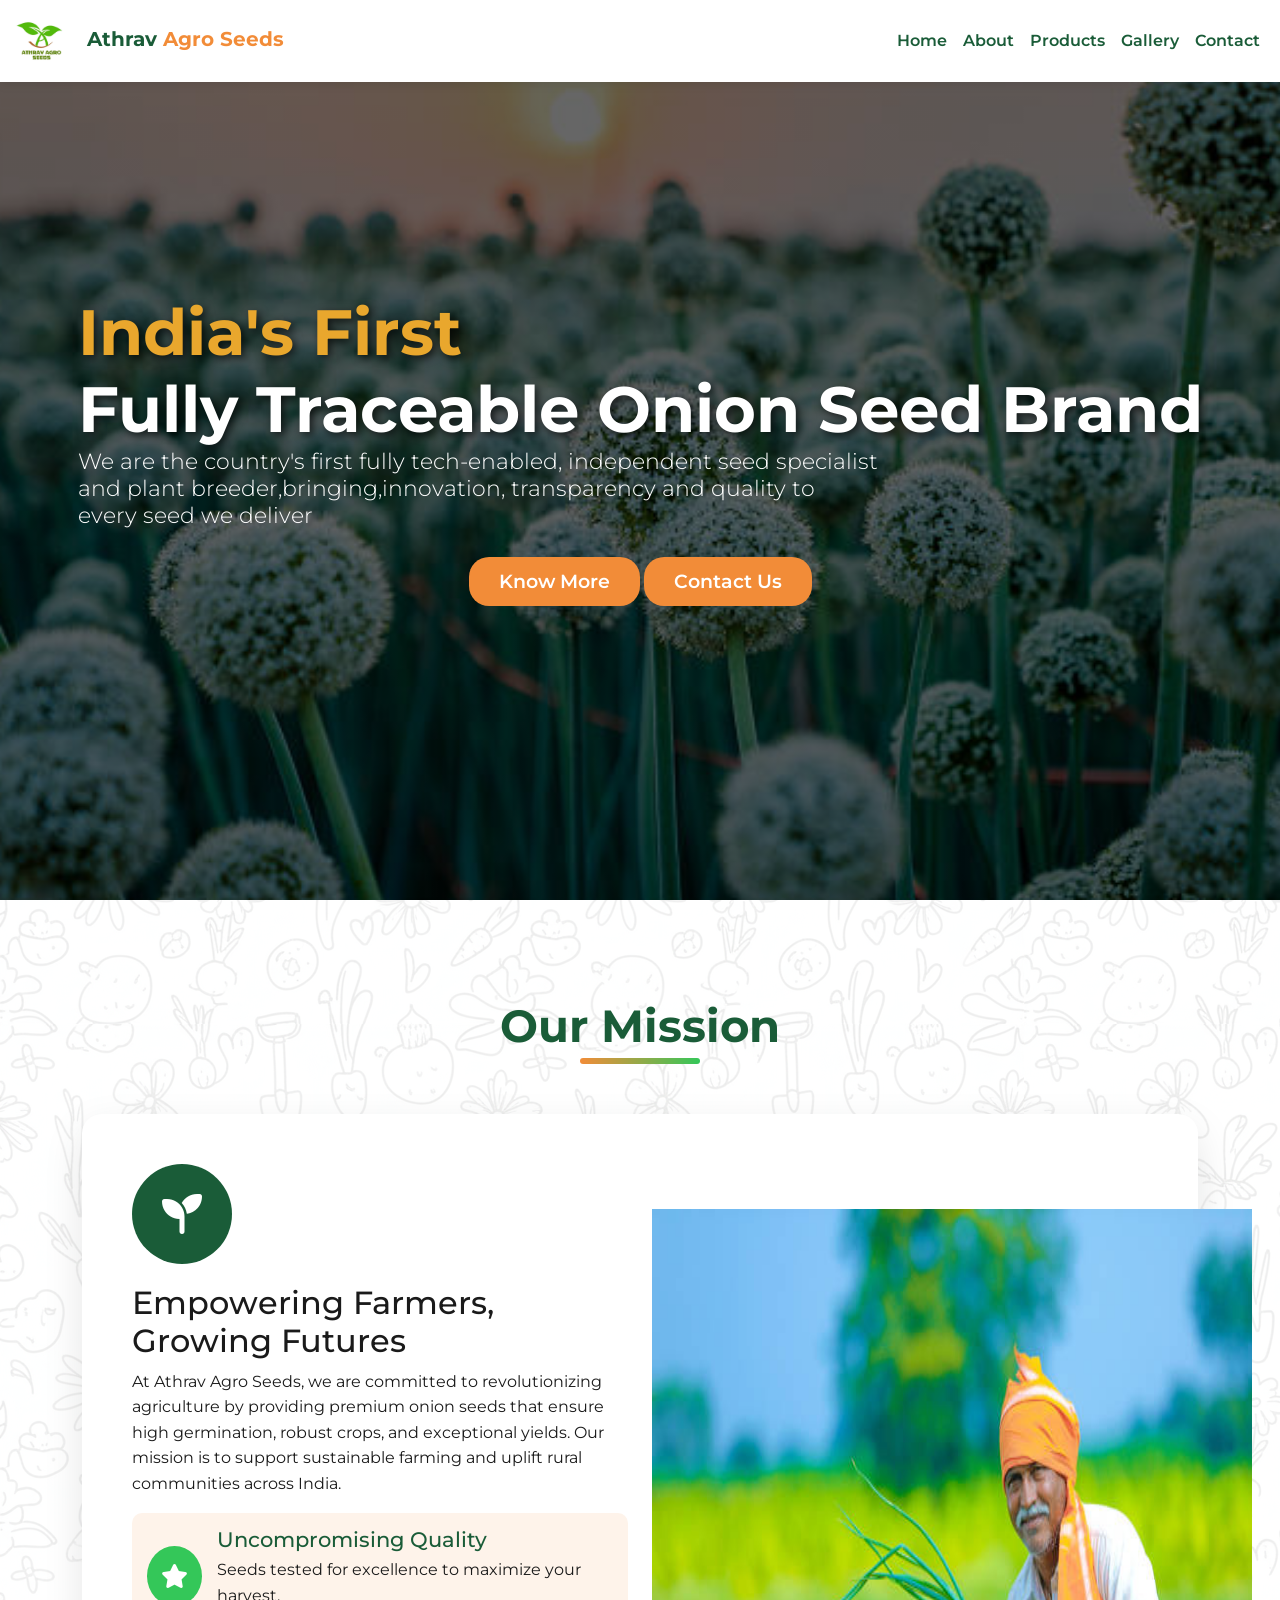
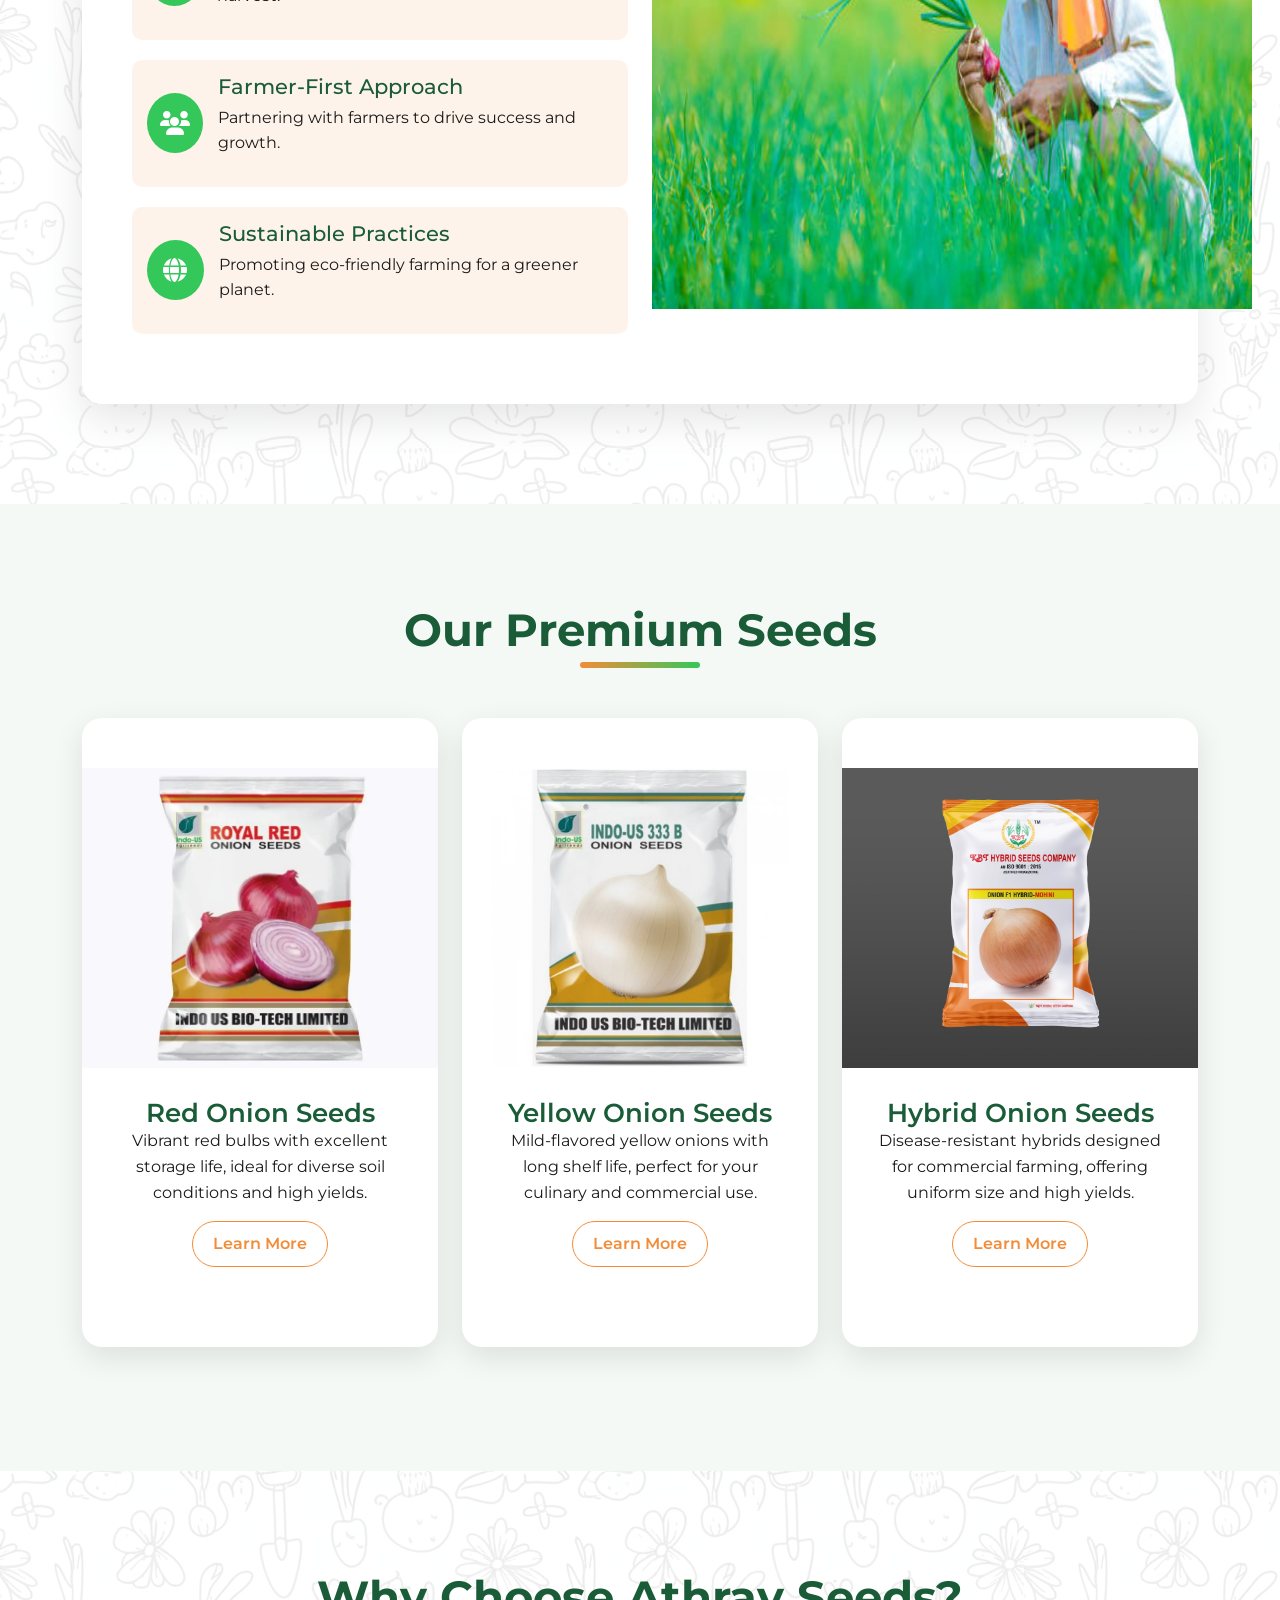
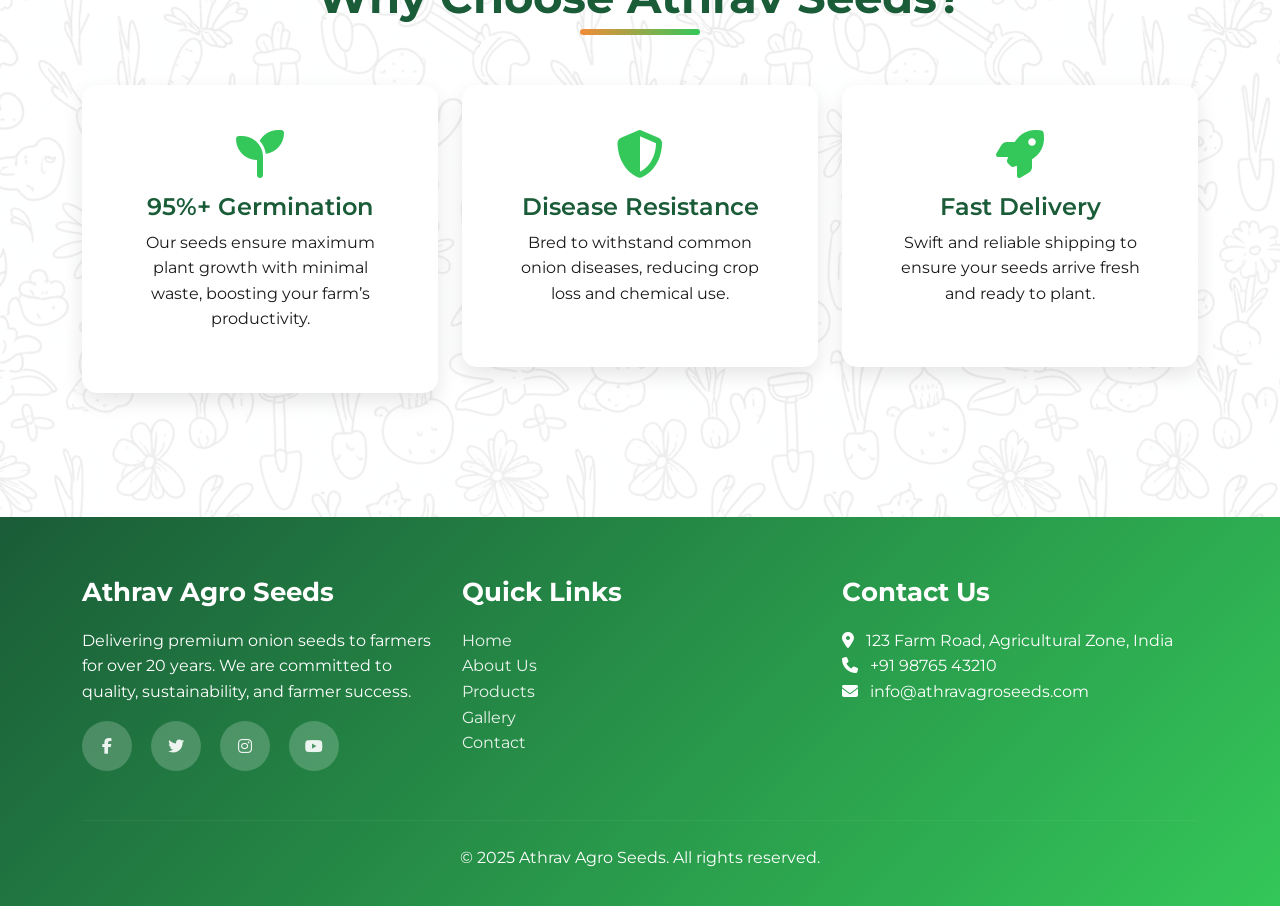
<file: index.html>
<!DOCTYPE html>
<html lang="en">
<head>
  <meta charset="UTF-8">
  <meta name="viewport" content="width=device-width, initial-scale=1.0">
  <title>Athrav Agro Seeds - Premium Onion Seeds</title>
  <!-- Bootstrap CSS -->
  <link href="https://cdn.jsdelivr.net/npm/bootstrap@5.3.0/dist/css/bootstrap.min.css" rel="stylesheet">
  <!-- Font Awesome -->
  <link rel="stylesheet" href="https://cdnjs.cloudflare.com/ajax/libs/font-awesome/6.4.0/css/all.min.css">
  <!-- Google Fonts -->
  <link href="https://fonts.googleapis.com/css2?family=Montserrat:wght@300;400;600;700&display=swap" rel="stylesheet">
  <style>
    :root {
      --primary-green: #1a5c38; /* Deep green for trust and nature */
      --accent-orange: #f28c38; /* Vibrant orange for energy */
      --secondary-green: #34c759; /* Bright green for growth */
      --light-bg: #f5f9f6; /* Soft green-gray background */
      --dark-text: #1a1a1a; /* Dark text for readability */
      --white: #ffffff;
    }

    * {
      margin: 0;
      padding: 0;
      box-sizing: border-box;
    }

    body {
      font-family: 'Montserrat', sans-serif;
      color: var(--dark-text);
      background: url('images/background1.png');
      line-height: 1.6;
      overflow-x: hidden;
    }

    /* Navbar */
        .navbar {
      box-shadow: 0 2px 10px rgba(0,0,0,0.1);
      background-color: white;
      height: 82px;
    }

    .navbar-brand {
      font-weight: 700;
      color: var(--primary-green);
    }

    .navbar-brand img {
      height: 50px;
      margin-right: 10px;
      transition: transform 0.3s ease;
    }

    .navbar-brand img:hover {
      transform: rotate(360deg);
    }

    .navbar-brand span {
      color: var(--accent-orange);
    }

    .nav-link {
      font-weight: 600;
      color: var(--primary-green);
      transition: color 0.3s;
    }

    .nav-link:hover {
      color: var(--accent-orange);
    }

    .navbar-toggler {
      border: none;
    }

    .navbar-toggler-icon {
      background-image: url("data:image/svg+xml,%3csvg xmlns='http://www.w3.org/2000/svg' viewBox='0 0 30 30'%3e%3cpath stroke='rgba(26, 92, 56, 0.8)' stroke-linecap='round' stroke-miterlimit='10' stroke-width='2' d='M4 7h22M4 15h22M4 23h22'/%3e%3c/svg%3e");
    }
    .navbar-brand img {
  width: 80px; /* Increase width */
  height: auto; /* Keep aspect ratio */
}


    /* Hero Section */
    .hero {
      position: relative;
      height: 100vh;
      display: flex;
      align-items: center;
      justify-content: center;
      text-align: center;
      color: var(--white);
      background: linear-gradient(rgba(0, 0, 0, 0.6), rgba(0, 0, 0, 0.6)), url('images/background_home.jpg');
      background-size: cover;
      background-position: center;
      background-attachment: fixed;
    }

    .hero-content {
      z-index: 2;
      padding: 20px;
    }

    .hero h1 {
      font-size: 4rem;
      font-weight: 700;
      text-shadow: 3px 3px 8px rgba(0, 0, 0, 0.7);
      margin-bottom: 0px;
      margin-left: 0px;
    }

    .hero h4 {
      font-size: 1.4rem;
      font-weight: 300;
      max-width: 800px;
      /* margin: 0 auto 0px; */
      text-align: left;
    }

    .hero .btn-primary {
      background-color: var(--accent-orange);
      border: none;
      padding: 10px 30px;
      font-size: 1.2rem;
      font-weight: 600;
      border-radius: 20px;
      transition: all 0.3s ease;
      
    }

    .hero .btn-primary:hover {
      background-color: var(--secondary-green);
      transform: scale(1.05);
      box-shadow: 0 10px 20px rgba(0, 0, 0, 0.3);
    }
    .hero-content a.btn {
  display: inline-block; /* keep button as inline-block */
  margin-top: 20px;      /* optional spacing from text */
}

    /* Section Title */
    .section-title {
      font-size: 2.8rem;
      font-weight: 700;
      color: var(--primary-green);
      text-align: center;
      margin-bottom: 60px;
      position: relative;
    }

    .section-title::after {
      content: '';
      position: absolute;
      bottom: -10px;
      left: 50%;
      transform: translateX(-50%);
      width: 120px;
      height: 6px;
      background: linear-gradient(to right, var(--accent-orange), var(--secondary-green));
      border-radius: 3px;
    }

    /* Mission Section */
    .mission {
      padding: 100px 0;
      /* background: linear-gradient(135deg, rgba(26, 92, 56, 0.1), rgba(242, 140, 56, 0.1)); */
    }

    .mission-content {
      background: var(--white);
      border-radius: 20px;
      padding: 50px;
      box-shadow: 0 15px 40px rgba(0, 0, 0, 0.1);
      transition: transform 0.5s ease;
    }

    .mission-content:hover {
      transform: translateY(-10px);
    }

    .mission-icon {
      width: 100px;
      height: 100px;
      background: var(--primary-green);
      border-radius: 50%;
      display: flex;
      align-items: center;
      justify-content: center;
      margin-bottom: 20px;
    }

    .mission-icon i {
      font-size: 2.5rem;
      color: var(--white);
    }

    .mission h1 {
      color: orange;
      text-align: left;
    }

    .mission p {
      
      text-align: left;
    }

    .value-item {
      display: flex;
      align-items: center;
      margin-bottom: 20px;
      padding: 15px;
      background: rgba(242, 140, 56, 0.1);
      border-radius: 10px;
      transition: transform 0.3s ease;
    }

    .value-item:hover {
      transform: translateX(10px);
    }

    .value-icon {
      width: 60px;
      height: 60px;
      background: var(--secondary-green);
      border-radius: 50%;
      display: flex;
      align-items: center;
      justify-content: center;
      margin-right: 15px;
    }

    .value-icon i {
      font-size: 1.5rem;
      color: var(--white);
    }

    .value-text h4 {
      font-size: 1.3rem;
      color: var(--primary-green);
      margin-bottom: 5px;
    }

    /* Products Section */
    .products {
      padding: 100px 0;
      background: var(--light-bg);
    }

    .product-card {
      border: none;
      border-radius: 20px;
      overflow: hidden;
      background: var(--white);
      box-shadow: 0 10px 30px rgba(0, 0, 0, 0.1);
      padding: 50px 0;
      transition: all 0.1s ease;
    }

    .product-card:hover {
      transform: translateY(-10px);
      box-shadow: 0 15px 40px rgba(0, 0, 0, 0.2);
      border: 2px solid var(--accent-orange);
    }

    .product-img {
      height: 300px;
      object-fit: cover;
      transition: transform 0.5s ease;
    }

    .product-card:hover .product-img {
      transform: scale(1.1);
    }

    .card-body {
      padding: 30px;
      text-align: center;
    }

    .card-title {
      font-size: 1.6rem;
      font-weight: 600;
      color: var(--primary-green);
    }

    .card-text {
      font-size: 1rem;
      color: var(--dark-text);
    }

    .btn-outline-primary {
      border-color: var(--accent-orange);
      color: var(--accent-orange);
      font-weight: 600;
      border-radius: 25px;
      padding: 10px 20px;
      transition: all 0.3s ease;
    }

    .btn-outline-primary:hover {
      background-color: var(--accent-orange);
      color: var(--white);
      transform: scale(1.05);
    }

    /* Features Section */
    .features {
      padding: 100px 0;
      /* background: linear-gradient(135deg, var(--light-bg), rgba(255, 255, 255, 0.9)); */
    }

    .feature-box {
      background: var(--white);
      padding: 45px;
      border-radius: 15px;
      text-align: center;
      box-shadow: 0 8px 20px rgba(0, 0, 0, 0.1);
      transition: all 0.3s ease;
    }

    .feature-box:hover {
      transform: translateY(-10px);
      box-shadow: 0 20px 40px rgba(95, 51, 1, 0.59);
    }

    .feature-icon i {
      font-size: 3rem;
      color: var(--secondary-green);
      margin-bottom: 15px;
    }

    .feature-box h3 {
      font-size: 1.5rem;
      font-weight: 600;
      color: var(--primary-green);
    }

    /* Contact Section */
    .contact {
      padding: 100px 0;
      background: var(--white);
    }

    .contact-form {
      background: var(--light-bg);
      padding: 40px;
      border-radius: 20px;
      box-shadow: 0 10px 30px rgba(0, 0, 0, 0.1);
    }

    .form-control {
      border-radius: 10px;
      border: 2px solid var(--primary-green);
      padding: 12px;
      font-size: 1rem;
    }

    .form-control:focus {
      border-color: var(--accent-orange);
      box-shadow: 0 0 10px rgba(242, 140, 56, 0.3);
    }

    .btn-contact {
      background: var(--accent-orange);
      border: none;
      padding: 12px 30px;
      font-weight: 600;
      border-radius: 25px;
      color: var(--white);
    }

    .btn-contact:hover {
      background: var(--secondary-green);
      transform: scale(1.05);
    }

    /* Footer */
    footer {
      background: linear-gradient(135deg, var(--primary-green), var(--secondary-green));
      color: var(--white);
      padding: 60px 0 20px;
    }

    footer h5 {
      font-size: 1.6rem;
      font-weight: 700;
      margin-bottom: 20px;
    }

    footer a {
      color: rgba(255, 255, 255, 0.9);
      text-decoration: none;
      font-size: 1rem;
      transition: all 0.3s ease;
    }

    footer a:hover {
      color: var(--accent-orange);
    }

    .social-icons a {
      width: 50px;
      height: 50px;
      background: rgba(255, 255, 255, 0.2);
      border-radius: 50%;
      display: inline-flex;
      align-items: center;
      justify-content: center;
      margin-right: 15px;
      transition: all 0.3s ease;
    }

    .social-icons a:hover {
      background: var(--accent-orange);
      transform: translateY(-5px);
    }

    /* Responsive Adjustments */
    @media (max-width: 992px) {
      .hero h1 {
        font-size: 3rem;
        margin-top: 10px;
      }

      .hero p {
       text-align: left;  /* text lines align to left */
  color: white; 
  font-size: 1.1rem;
  line-height: 1.6;
      }

      .mission-content {
        padding: 30px;
      }
    }

    @media (max-width: 768px) {
      .navbar-brand img {
        height: 40px;
      }

      .hero {
        height: 80vh;
      }

      .hero h1 {
        font-size: 2.5rem;
      }

      .section-title {
        font-size: 2.2rem;
      }

      .product-img {
        height: 200px;
      }
    }

    @media (max-width: 576px) {
      .navbar-brand img {
        height: 35px;
      }

      .hero h1 {
        font-size: 2rem;
      }

      .mission-content {
        padding: 20px;
      }
      .mission-image img {
        width: 100%;
        height: auto;
      }
      .contact-form {
        padding: 20px;
      }
    }

    /* Animations */
    @keyframes fadeInUp {
      from {
        opacity: 0;
        transform: translateY(30px);
      }
      to {
        opacity: 1;
        transform: translateY(0);
      }
    }

    .animate-on-scroll {
      opacity: 0;
      animation: fadeInUp 0.8s ease forwards;
    }
  </style>
</head>
<body>
  <!-- Navbar -->
  <nav class="navbar navbar-expand-lg navbar-light fixed-top">
    <div class="container-fluid bg-white">
      <a class="navbar-brand" href="index.html">
        <img src="images/logo.jpg" alt="Athrav Agro Seeds Logo" style="max-height:60px; width: auto; ">
        Athrav<span> Agro Seeds</span>
      </a>
      <button class="navbar-toggler" type="button" data-bs-toggle="collapse" 
              data-bs-target="#navbarNav" aria-controls="navbarNav" aria-expanded="false" 
              aria-label="Toggle navigation">
        <span class="navbar-toggler-icon"></span>
      </button>
      <div class="collapse navbar-collapse bg-white" id="navbarNav">
        <ul class="navbar-nav ms-auto">
          <li class="nav-item"><a class="nav-link" href="index.html">Home</a></li>
          <li class="nav-item"><a class="nav-link" href="about.html">About</a></li>
          <li class="nav-item"><a class="nav-link" href="products.html">Products</a></li>
          <li class="nav-item"><a class="nav-link" href="gallery.html">Gallery</a></li>
          <li class="nav-item"><a class="nav-link" href="contact.html">Contact</a></li>
        </ul>
      </div>
    </div>
  </nav>

  <!-- Hero Section -->
  <section class="hero">
    <div class="hero-content">
      <h1 class="animate-on-scroll" style="color: rgb(233, 167, 45); text-align: left;">India's First</h1>
      <h1 class="animate-on-scroll" style="text-align: left;">Fully Traceable Onion Seed Brand</h1>
      <h4 class="animate-on-scroll" style="text-align: left;">We are the country's first fully tech-enabled, independent seed specialist
        and plant breeder,bringing,innovation, transparency and quality to every seed we deliver</h4>
      <a href="products.html" class="btn btn-primary animate-on-scroll">Know More</a>
      <a href="contact.html" class="btn btn-primary animate-on-scroll">Contact Us</a>
    </div>
  </section>

  <!-- Mission Section -->
  <section class="mission">
    <div class="container">
      <h2 class="section-title animate-on-scroll">Our Mission</h2>
      <div class="mission-content animate-on-scroll">
        <div class="row align-items-center">
          <div class="col-lg-6">
            <div class="mission-icon">
              <i class="fas fa-seedling"></i>
            </div>
            <h2>Empowering Farmers, Growing Futures</h2>
            <p>At Athrav Agro Seeds, we are committed to revolutionizing agriculture by providing premium onion seeds that ensure high germination, robust crops, and exceptional yields. Our mission is to support sustainable farming and uplift rural communities across India.</p>
            <div class="mission-values">
              <div class="value-item">
                <div class="value-icon">
                  <i class="fas fa-star"></i>
                </div>
                <div class="value-text">
                  <h4>Uncompromising Quality</h4>
                  <p>Seeds tested for excellence to maximize your harvest.</p>
                </div>
              </div>
              <div class="value-item">
                <div class="value-icon">
                  <i class="fas fa-users"></i>
                </div>
                <div class="value-text">
                  <h4>Farmer-First Approach</h4>
                  <p>Partnering with farmers to drive success and growth.</p>
                </div>
              </div>
              <div class="value-item">
                <div class="value-icon">
                  <i class="fas fa-globe"></i>
                </div>
                <div class="value-text">
                  <h4>Sustainable Practices</h4>
                  <p>Promoting eco-friendly farming for a greener planet.</p>
                </div>
              </div>
            </div>
          </div>
          <div class="col-lg-6">
            <div class="mission-image">
              <img src="images/farmer.jpg" height="700px" width="600px" alt="Farmers in Field">
            </div>
          </div>
        </div>
      </div>
    </div>
  </section>

  <!-- Products Section -->
  <section class="products">
    <div class="container">
      <h2 class="section-title animate-on-scroll">Our Premium Seeds</h2>
      <div class="row">
        <div class="col-md-4 mb-4">
          <div class="product-card animate-on-scroll">
            <img src="images/product1.webp" class="card-img-top product-img" alt="Red Onion Seeds">
            <div class="card-body">
              <h3 class="card-title">Red Onion Seeds</h3>
              <p class="card-text">Vibrant red bulbs with excellent storage life, ideal for diverse soil conditions and high yields.</p>
              <a href="products.html" class="btn btn-outline-primary" style="text-align: left;">Learn More</a>
            </div>
          </div>
        </div>
        <div class="col-md-4 mb-4">
          <div class="product-card animate-on-scroll">
            <img src="images/produc2.jpg" class="card-img-top product-img" alt="Yellow Onion Seeds">
            <div class="card-body">
              <h3 class="card-title">Yellow Onion Seeds</h3>
              <p class="card-text">Mild-flavored yellow onions with long shelf life, perfect for your culinary and commercial use.</p>
              <a href="products.html" class="btn btn-outline-primary">Learn More</a>
            </div>
          </div>
        </div>
        <div class="col-md-4 mb-4">
          <div class="product-card animate-on-scroll">
            <img src="images/product3.jpg" class="card-img-top product-img" alt="Hybrid Onion Seeds">
            <div class="card-body">
              <h3 class="card-title">Hybrid Onion Seeds</h3>
              <p class="card-text">Disease-resistant hybrids designed for commercial farming, offering uniform size and high yields.</p>
              <a href="products.html" class="btn btn-outline-primary">Learn More</a>
            </div>
          </div>
        </div>
      </div>
    </div>
  </section>

  <!-- Features Section -->
  <section class="features">
    <div class="container">
      <h2 class="section-title animate-on-scroll">Why Choose Athrav Seeds?</h2>
      <div class="row">
        <div class="col-md-4 mb-4">
          <div class="feature-box animate-on-scroll">
            <div class="feature-icon">
              <i class="fas fa-seedling"></i>
            </div>
            <h3>95%+ Germination</h3>
            <p>Our seeds ensure maximum plant growth with minimal waste, boosting your farm’s productivity.</p>
          </div>
        </div>
        <div class="col-md-4 mb-4">
          <div class="feature-box animate-on-scroll">
            <div class="feature-icon">
              <i class="fas fa-shield-alt"></i>
            </div>
            <h3>Disease Resistance</h3>
            <p>Bred to withstand common onion diseases, reducing crop loss and chemical use.</p>
          </div>
        </div>
        <div class="col-md-4 mb-4">
          <div class="feature-box animate-on-scroll">
            <div class="feature-icon">
              <i class="fas fa-rocket"></i>
            </div>
            <h3>Fast Delivery</h3>
            <p>Swift and reliable shipping to ensure your seeds arrive fresh and ready to plant.</p>
          </div>
        </div>
      </div>
    </div>
  </section>



  <!-- Footer -->
  <footer>
    <div class="container">
      <div class="row">
        <div class="col-lg-4 mb-4">
          <h5>Athrav Agro Seeds</h5>
          <p>Delivering premium onion seeds to farmers for over 20 years. We are committed to quality, sustainability, and farmer success.</p>
          <div class="social-icons mt-3">
            <a href="#"><i class="fab fa-facebook-f"></i></a>
            <a href="#"><i class="fab fa-twitter"></i></a>
            <a href="#"><i class="fab fa-instagram"></i></a>
            <a href="#"><i class="fab fa-youtube"></i></a>
          </div>
        </div>
        <div class="col-lg-4 mb-4">
          <h5>Quick Links</h5>
          <ul class="list-unstyled">
            <li><a href="index.html">Home</a></li>
            <li><a href="about.html">About Us</a></li>
            <li><a href="products.html">Products</a></li>
            <li><a href="gallery.html">Gallery</a></li>
            <li><a href="contact.html">Contact</a></li>
          </ul>
        </div>
        <div class="col-lg-4 mb-4">
          <h5>Contact Us</h5>
          <ul class="list-unstyled">
            <li><i class="fas fa-map-marker-alt me-2"></i> 123 Farm Road, Agricultural Zone, India</li>
            <li><i class="fas fa-phone me-2"></i> +91 98765 43210</li>
            <li><i class="fas fa-envelope me-2"></i> info@athravagroseeds.com</li>
          </ul>
        </div>
      </div>
      <hr class="mt-4 mb-4" style="border-color: rgba(255, 255, 255, 0.2);">
      <div class="text-center">
        <p>&copy; 2025 Athrav Agro Seeds. All rights reserved.</p>
      </div>
    </div>
  </footer>

  <!-- Bootstrap JS -->
  <script src="https://cdn.jsdelivr.net/npm/bootstrap@5.3.0/dist/js/bootstrap.bundle.min.js"></script>
  <!-- Scroll Animation Script -->
  <script>
    const animateOnScroll = () => {
      const elements = document.querySelectorAll('.animate-on-scroll');
      elements.forEach(element => {
        const elementTop = element.getBoundingClientRect().top;
        const windowHeight = window.innerHeight;
        if (elementTop < windowHeight - 100) {
          element.style.opacity = '1';
          element.style.animation = 'fadeInUp 0.8s ease forwards';
        }
      });
    };

    window.addEventListener('scroll', animateOnScroll);
    window.addEventListener('load', animateOnScroll);
  </script>
</body>
</html>
</file>
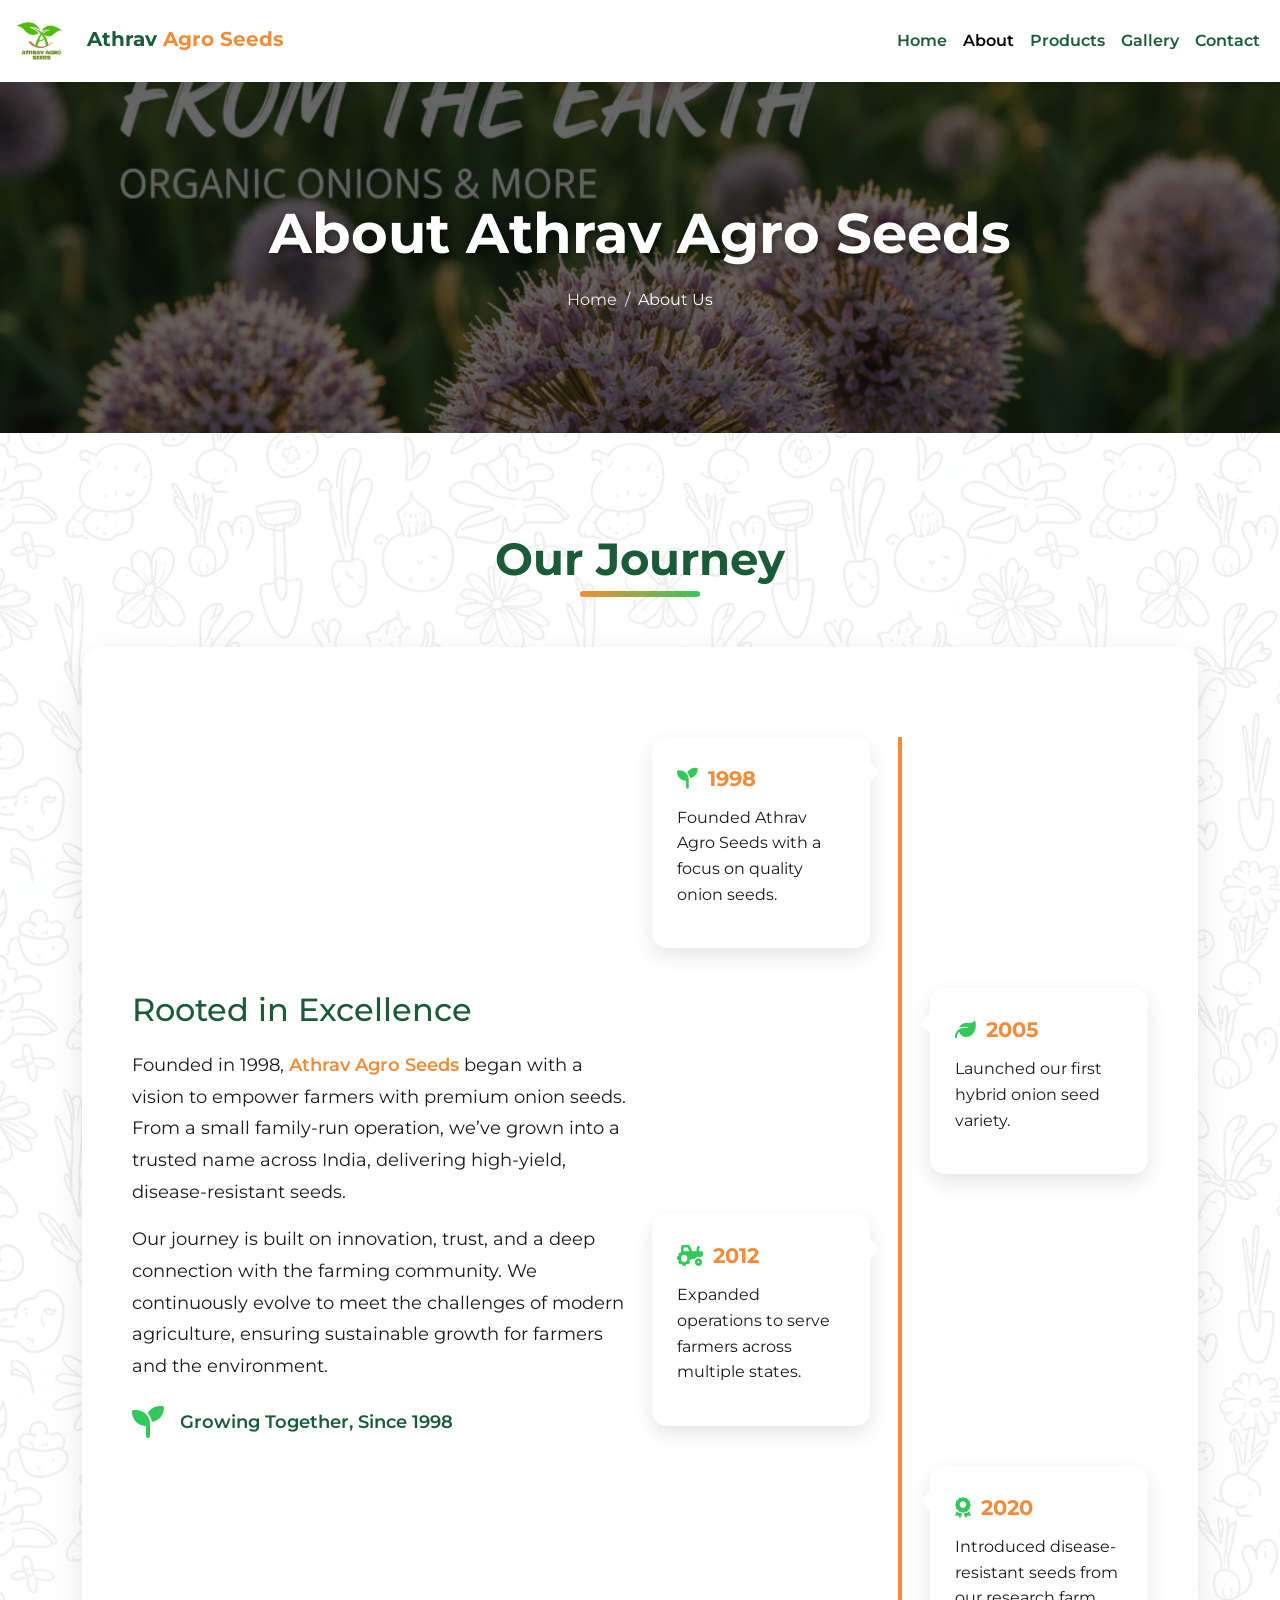
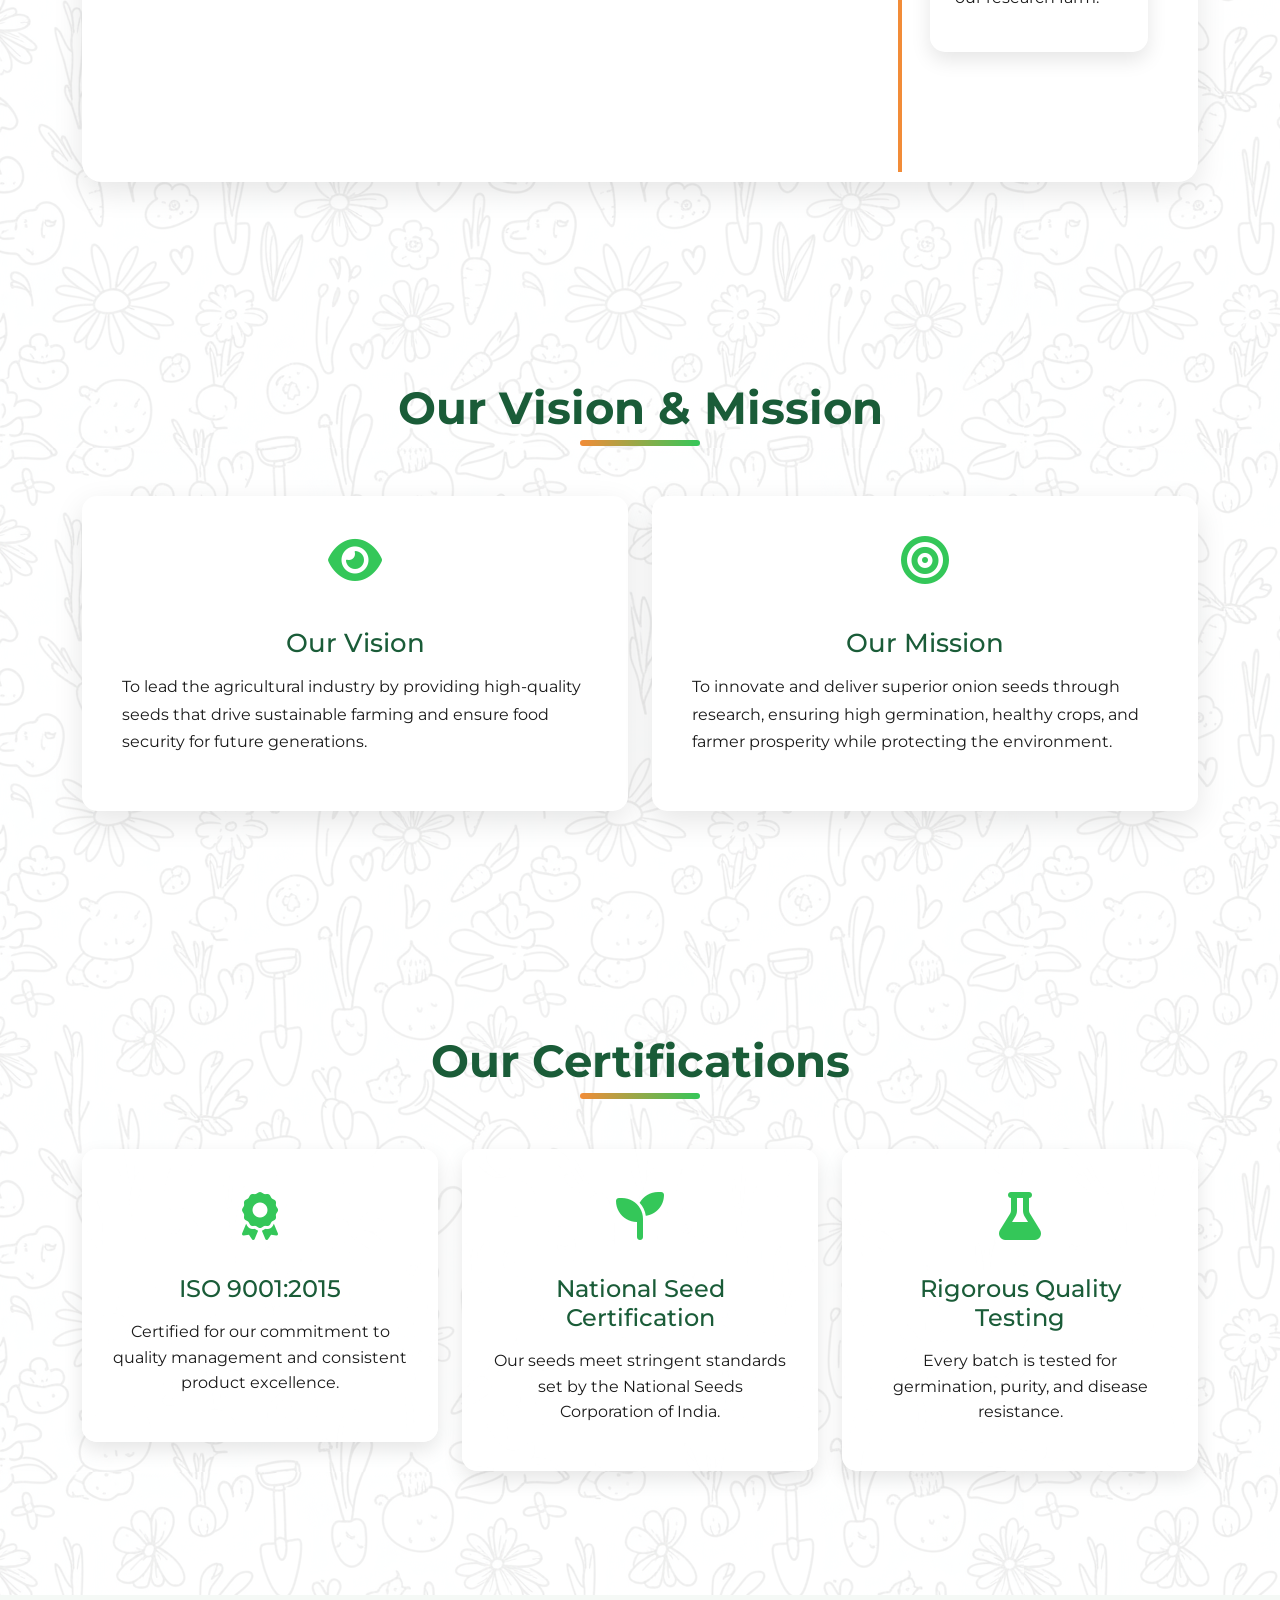
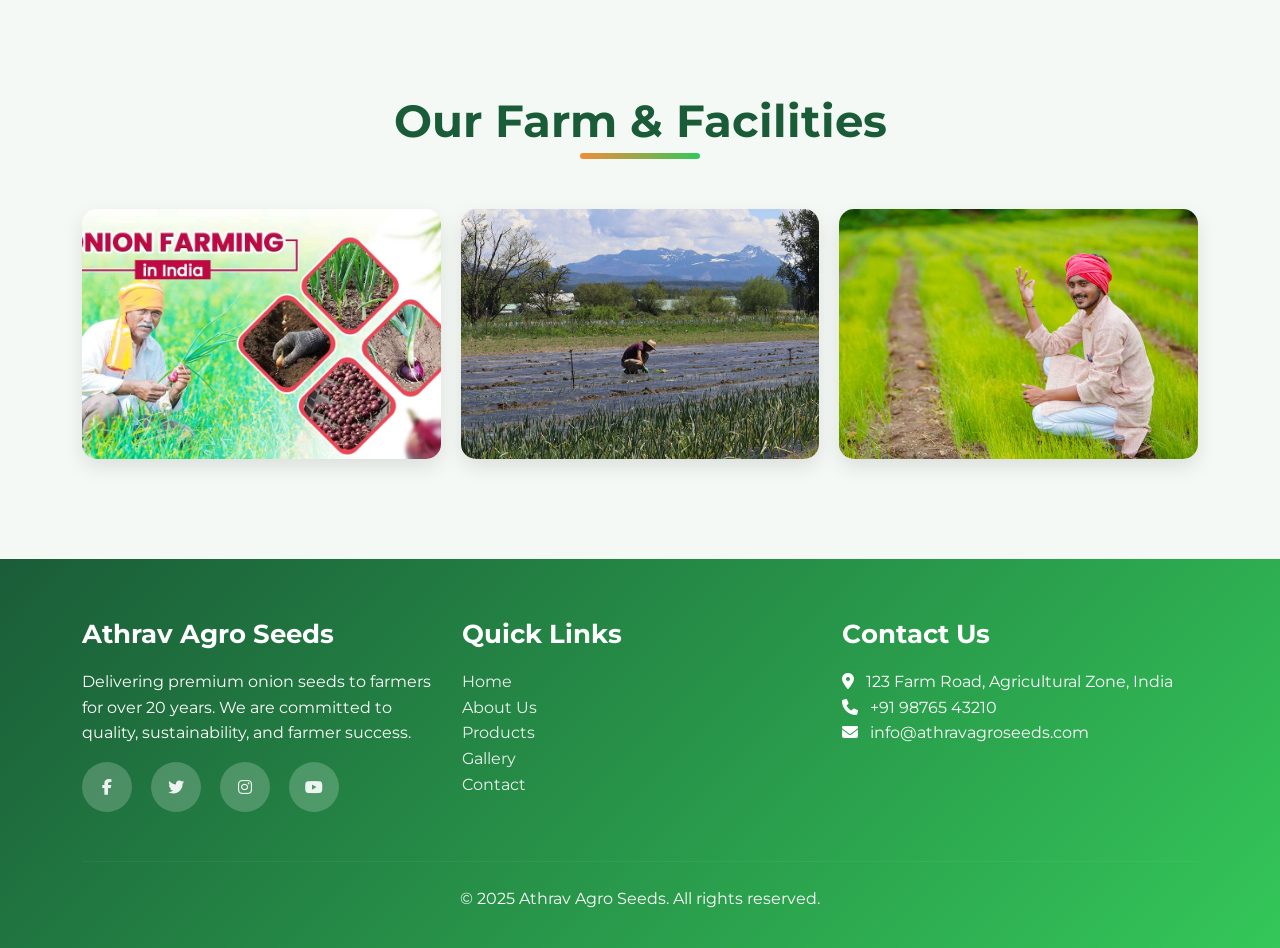
<file: about.html>
<!DOCTYPE html>
<html lang="en">
<head>
  <meta charset="UTF-8">
  <meta name="viewport" content="width=device-width, initial-scale=1.0">
  <title>About Us - Athrav Agro Seeds</title>
  <!-- Bootstrap CSS -->
  <link href="https://cdn.jsdelivr.net/npm/bootstrap@5.3.0/dist/css/bootstrap.min.css" rel="stylesheet">
  <!-- Font Awesome -->
  <link rel="stylesheet" href="https://cdnjs.cloudflare.com/ajax/libs/font-awesome/6.4.0/css/all.min.css">
  <!-- Google Fonts -->
  <link href="https://fonts.googleapis.com/css2?family=Montserrat:wght@300;400;600;700&display=swap" rel="stylesheet">
  <style>
    :root {
      --primary-green: #1a5c38; /* Deep green for trust */
      --secondary-green: #34c759; /* Vibrant green for growth */
      --accent-orange: #f28c38; /* Warm orange for energy */
      --light-bg: #f5f9f6; /* Soft green-gray background */
      --dark-text: #1a1a1a; /* Dark text for contrast */
      --white: #ffffff;
    }

    * {
      margin: 0;
      padding: 0;
      box-sizing: border-box;
    }

    body {
      font-family: 'Montserrat', sans-serif;
      color: var(--dark-text);
      background:url('images/background1.png');
      line-height: 1.6;
      padding-top: 80px;
      overflow-x: hidden;
    }
/* Navbar */
        .navbar {
      box-shadow: 0 2px 10px rgba(0,0,0,0.1);
      background-color: white;
      height: 82px;
    }

    .navbar-brand {
      font-weight: 700;
      color: var(--primary-green);
    }

    .navbar-brand img {
      height: 50px;
      margin-right: 10px;
      transition: transform 0.3s ease;
    }

    .navbar-brand img:hover {
      transform: rotate(360deg);
    }

    .navbar-brand span {
      color: var(--accent-orange);
    }

    .nav-link {
      font-weight: 600;
      color: var(--primary-green);
      transition: color 0.3s;
    }

    .nav-link:hover {
      color: var(--accent-orange);
    }

    .navbar-toggler {
      border: none;
    }

    .navbar-toggler-icon {
      background-image: url("data:image/svg+xml,%3csvg xmlns='http://www.w3.org/2000/svg' viewBox='0 0 30 30'%3e%3cpath stroke='rgba(26, 92, 56, 0.8)' stroke-linecap='round' stroke-miterlimit='10' stroke-width='2' d='M4 7h22M4 15h22M4 23h22'/%3e%3c/svg%3e");
    }
    .navbar-brand img {
  width: 80px; /* Increase width */
  height: auto; /* Keep aspect ratio */
}


    /* Page Header */
    .page-header {
      position: relative;
      background: linear-gradient(rgba(0, 0, 0, 0.6), rgba(0, 0, 0, 0.6)), 
                  url('images/about_hero.jpg');
      background-size: cover;
      background-position: center;
      background-attachment: fixed;
      padding: 120px 0;
      color: var(--white);
      text-align: center;
    }

    .page-header h1 {
      font-size: 3.5rem;
      font-weight: 700;
      text-shadow: 2px 2px 8px rgba(0, 0, 0, 0.5);
      margin-bottom: 20px;
    }

    .breadcrumb {
      justify-content: center;
      background: transparent;
      margin-bottom: 0;
    }

    .breadcrumb-item a {
      color: rgba(255, 255, 255, 0.9);
      text-decoration: none;
      transition: color 0.3s ease;
    }

    .breadcrumb-item a:hover {
      color: var(--accent-orange);
    }

    .breadcrumb-item.active {
      color: var(--white);
    }

    .breadcrumb-item+.breadcrumb-item::before {
      color: rgba(255, 255, 255, 0.8);
    }

    /* Section Title */
    .section-title {
      font-size: 2.8rem;
      font-weight: 700;
      color: var(--primary-green);
      text-align: center;
      margin-bottom: 60px;
      position: relative;
    }

    .section-title::after {
      content: '';
      position: absolute;
      bottom: -10px;
      left: 50%;
      transform: translateX(-50%);
      width: 120px;
      height: 6px;
      background: linear-gradient(to right, var(--accent-orange), var(--secondary-green));
      border-radius: 3px;
    }

    /* About History Section */
    .about-history-section {
      padding: 100px 0;
    }

    .history-box {
      background: var(--white);
      border-radius: 20px;
      padding: 50px;
      box-shadow: 0 10px 30px rgba(0, 0, 0, 0.1);
      transition: transform 0.5s ease;
    }

    .history-box:hover {
      transform: translateY(-10px);
    }

    .history-content h3 {
      font-size: 2rem;
      color: var(--primary-green);
      margin-bottom: 20px;
    }

    .history-content p {
      font-size: 1.1rem;
      color: var(--dark-text);
      line-height: 1.8;
    }

    /* Timeline */
    .timeline {
      position: relative;
      padding: 40px 0;
    }

    .timeline::before {
      content: '';
      position: absolute;
      left: 50%;
      width: 4px;
      height: 100%;
      background: var(--accent-orange);
      transform: translateX(-50%);
    }

    .timeline-item {
      margin-bottom: 40px;
      position: relative;
      width: 50%;
      padding-right: 30px;
      opacity: 0;
      transform: translateY(30px);
      transition: all 0.5s ease;
    }

    .timeline-item.visible {
      opacity: 1;
      transform: translateY(0);
    }

    .timeline-item:nth-child(even) {
      left: 50%;
      padding-left: 30px;
      padding-right: 0;
    }

    .timeline-content {
      background: var(--white);
      padding: 25px;
      border-radius: 15px;
      box-shadow: 0 8px 20px rgba(0, 0, 0, 0.1);
      position: relative;
      transition: all 0.3s ease;
    }

    .timeline-content:hover {
      transform: translateY(-5px);
      box-shadow: 0 12px 30px rgba(0, 0, 0, 0.15);
    }

    .timeline-content::after {
      content: '';
      position: absolute;
      top: 25px;
      right: -10px;
      width: 0;
      height: 0;
      border-top: 10px solid transparent;
      border-left: 10px solid var(--white);
      border-bottom: 10px solid transparent;
    }

    .timeline-item:nth-child(even) .timeline-content::after {
      right: auto;
      left: -10px;
      border-left: none;
      border-right: 10px solid var(--white);
    }

    .timeline-year {
      font-size: 1.3rem;
      font-weight: 700;
      color: var(--accent-orange);
      margin-bottom: 10px;
      display: flex;
      align-items: center;
    }

    .timeline-year i {
      margin-right: 10px;
      color: var(--secondary-green);
    }

    /* Vision & Mission */
    .vision-mission {
      padding: 100px 0;
      /* background: linear-gradient(135deg, rgba(26, 92, 56, 0.1), rgba(242, 140, 56, 0.1)); */
    }

    .mission-box {
      background: var(--white);
      border-radius: 15px;
      padding: 40px;
      box-shadow: 0 10px 30px rgba(0, 0, 0, 0.1);
      transition: all 0.3s ease;
    }

    .mission-box:hover {
      transform: translateY(-10px);
      box-shadow: 0 15px 40px rgba(0, 0, 0, 0.15);
    }

    .mission-box i {
      font-size: 3rem;
      color: var(--secondary-green);
      margin-bottom: 20px;
      transition: transform 0.3s ease;
    }

    .mission-box:hover i {
      transform: scale(1.2);
    }

    .mission-box h3 {
      font-size: 1.6rem;
      color: var(--primary-green);
      margin-bottom: 15px;
    }

    .mission-box p {
      font-size: 1rem;
      color: var(--dark-text);
      line-height: 1.7;
    }

    /* Certification Section */
    .certification {
      padding: 100px 0;
      background: linear-gradient(rgba(0, 0, 0, 0.6), rgba(0, 0, 0, 0.6)), 
                  url('https://images.unsplash.com/photo-1558618047-3c8c76ca7d13?ixlib=rb-4.0.3&auto=format&fit=crop&w=1920&q=80');
      background-size: cover;
      background-attachment: fixed;
      color: var(--white);
    }

    .cert-card {
      background: rgba(255, 255, 255, 0.95);
      border-radius: 15px;
      padding: 30px;
      text-align: center;
      box-shadow: 0 8px 20px rgba(0, 0, 0, 0.1);
      transition: all 0.3s ease;
    }

    .cert-card:hover {
      transform: translateY(-10px);
      box-shadow: 0 12px 30px rgba(0, 0, 0, 0.15);
    }

    .cert-icon {
      font-size: 3rem;
      color: var(--secondary-green);
      margin-bottom: 20px;
    }

    .cert-card h3 {
      font-size: 1.5rem;
      color: var(--primary-green);
      margin-bottom: 15px;
    }

    .cert-card p {
      font-size: 1rem;
      color: var(--dark-text);
    }

    /* Team Section */
    .team {
      padding: 100px 0;
      background: var(--white);
    }

    .team-card {
      background: var(--white);
      border-radius: 15px;
      overflow: hidden;
      box-shadow: 0 8px 20px rgba(0, 0, 0, 0.1);
      transition: all 0.3s ease;
    }

    .team-card:hover {
      transform: translateY(-10px);
      box-shadow: 0 12px 30px rgba(0, 0, 0, 0.15);
    }

    .team-img {
      height: 250px;
      overflow: hidden;
    }

    .team-img img {
      width: 100%;
      height: 100%;
      object-fit: cover;
      transition: transform 0.5s ease;
    }

    .team-card:hover .team-img img {
      transform: scale(1.1);
    }

    .team-info {
      padding: 25px;
      text-align: center;
    }

    .team-info h4 {
      font-size: 1.4rem;
      color: var(--primary-green);
      margin-bottom: 5px;
    }

    .team-info p {
      font-size: 1rem;
      color: var(--accent-orange);
      font-weight: 500;
      margin-bottom: 10px;
    }

    .team-info .small {
      font-size: 0.9rem;
      color: var(--dark-text);
    }

    /* Gallery Section */
    .gallery {
      padding: 100px 0;
      background: var(--light-bg);
    }

    .gallery-grid {
      display: grid;
      grid-template-columns: repeat(auto-fit, minmax(300px, 1fr));
      gap: 20px;
    }

    .gallery-img {
      border-radius: 15px;
      overflow: hidden;
      box-shadow: 0 8px 20px rgba(0, 0, 0, 0.1);
      transition: all 0.3s ease;
      height: 250px;
    }

    .gallery-img img {
      width: 100%;
      height: 100%;
      object-fit: cover;
      transition: transform 0.5s ease;
    }

    .gallery-img:hover {
      transform: translateY(-10px);
      box-shadow: 0 12px 30px rgba(0, 0, 0, 0.15);
    }

    .gallery-img:hover img {
      transform: scale(1.1);
    }

    /* Footer */
    footer {
      background: linear-gradient(135deg, var(--primary-green), var(--secondary-green));
      color: var(--white);
      padding: 60px 0 20px;
    }

    footer h5 {
      font-size: 1.6rem;
      font-weight: 700;
      margin-bottom: 20px;
    }

    footer a {
      color: rgba(255, 255, 255, 0.9);
      text-decoration: none;
      font-size: 1rem;
      transition: color 0.3s ease;
    }

    footer a:hover {
      color: var(--accent-orange);
    }

    .social-icons a {
      width: 50px;
      height: 50px;
      background: rgba(255, 255, 255, 0.2);
      border-radius: 50%;
      display: inline-flex;
      align-items: center;
      justify-content: center;
      margin-right: 15px;
      transition: all 0.3s ease;
    }

    .social-icons a:hover {
      background: var(--accent-orange);
      transform: translateY(-5px);
    }

    /* Back to Top */
    .back-to-top {
      position: fixed;
      bottom: 30px;
      right: 30px;
      width: 50px;
      height: 50px;
      background: var(--accent-orange);
      color: var(--white);
      border-radius: 50%;
      display: flex;
      align-items: center;
      justify-content: center;
      font-size: 1.5rem;
      box-shadow: 0 5px 15px rgba(0, 0, 0, 0.2);
      opacity: 0;
      visibility: hidden;
      transition: all 0.3s ease;
      z-index: 999;
    }

    .back-to-top.active {
      opacity: 1;
      visibility: visible;
    }

    .back-to-top:hover {
      background: var(--secondary-green);
      transform: translateY(-5px);
    }

    /* Responsive Adjustments */
    @media (max-width: 992px) {
      .page-header h1 {
        font-size: 2.8rem;
      }

      .history-box {
        padding: 30px;
      }

      .timeline::before {
        left: 30px;
      }

      .timeline-item {
        width: 100%;
        padding-left: 60px;
        padding-right: 20px;
      }

      .timeline-item:nth-child(even) {
        left: 0;
        padding-left: 60px;
      }

      .timeline-content::after {
        left: -10px;
        border-right: 10px solid var(--white);
        border-left: none;
      }

      .timeline-item:nth-child(even) .timeline-content::after {
        left: -10px;
        border-right: 10px solid var(--white);
      }
    }

    @media (max-width: 768px) {
      body {
        padding-top: 70px;
      }

      .page-header {
        padding: 80px 0;
        background-attachment: scroll;
      }

      .page-header h1 {
        font-size: 2.2rem;
      }

      .section-title {
        font-size: 2.2rem;
      }

      .about-history-section, .vision-mission, .certification, .team, .gallery {
        padding: 60px 0;
      }
    }

    @media (max-width: 576px) {
      .navbar-brand img {
        height: 35px;
      }

      .page-header h1 {
        font-size: 1.8rem;
      }

      .history-box {
        padding: 20px;
      }

      .mission-box {
        padding: 20px;
      }

      .gallery-img {
        height: 200px;
      }
    }

    /* Animations */
    @keyframes fadeInUp {
      from {
        opacity: 0;
        transform: translateY(30px);
      }
      to {
        opacity: 1;
        transform: translateY(0);
      }
    }

    .animate-on-scroll {
      opacity: 0;
      animation: fadeInUp 0.8s ease forwards;
    }
  </style>
</head>
<body>
  <!-- Navbar -->
  <nav class="navbar navbar-expand-lg navbar-light fixed-top">
    <div class="container-fluid bg-white">
      <a class="navbar-brand" href="index.html">
        <img src="images/logo.jpg" alt="Athrav Agro Seeds Logo" style="max-height:60px; width: auto;">
        Athrav<span> Agro Seeds</span>
      </a>
      <button class="navbar-toggler" type="button" data-bs-toggle="collapse" 
              data-bs-target="#navbarNav" aria-controls="navbarNav" aria-expanded="false" 
              aria-label="Toggle navigation">
        <span class="navbar-toggler-icon"></span>
      </button>
      <div class="collapse navbar-collapse bg-white" id="navbarNav">
        <ul class="navbar-nav ms-auto">
          <li class="nav-item"><a class="nav-link" href="index.html">Home</a></li>
          <li class="nav-item"><a class="nav-link active" href="about.html">About</a></li>
          <li class="nav-item"><a class="nav-link" href="products.html">Products</a></li>
          <li class="nav-item"><a class="nav-link" href="gallery.html">Gallery</a></li>
          <li class="nav-item"><a class="nav-link" href="contact.html">Contact</a></li>
        </ul>
      </div>
    </div>
  </nav>

  <!-- Page Header -->
  <section class="page-header">
    <div class="container">
      <h1 class="animate-on-scroll">About Athrav Agro Seeds</h1>
      <nav aria-label="breadcrumb" class="animate-on-scroll">
        <ol class="breadcrumb">
          <li class="breadcrumb-item"><a href="index.html">Home</a></li>
          <li class="breadcrumb-item active" aria-current="page">About Us</li>
        </ol>
      </nav>
    </div>
  </section>

  <!-- Company History -->
  <section class="about-history-section">
    <div class="container">
      <h2 class="section-title animate-on-scroll">Our Journey</h2>
      <div class="history-box animate-on-scroll">
        <div class="row align-items-center">
          <div class="col-lg-6 mb-4 mb-lg-0">
            <div class="history-content">
              <h3>Rooted in Excellence</h3>
              <p>Founded in 1998, <span style="color: var(--accent-orange); font-weight: 600;">Athrav Agro Seeds</span> began with a vision to empower farmers with premium onion seeds. From a small family-run operation, we’ve grown into a trusted name across India, delivering high-yield, disease-resistant seeds.</p>
              <p>Our journey is built on innovation, trust, and a deep connection with the farming community. We continuously evolve to meet the challenges of modern agriculture, ensuring sustainable growth for farmers and the environment.</p>
              <div class="d-flex align-items-center mt-4">
                <i class="fas fa-seedling fa-2x me-3" style="color: var(--secondary-green);"></i>
                <span style="font-size: 1.1rem; color: var(--primary-green); font-weight: 600;">Growing Together, Since 1998</span>
              </div>
            </div>
          </div>
          <div class="col-lg-6">
            <div class="timeline">
              <div class="timeline-item animate-on-scroll">
                <div class="timeline-content">
                  <div class="timeline-year"><i class="fas fa-seedling"></i> 1998</div>
                  <p>Founded Athrav Agro Seeds with a focus on quality onion seeds.</p>
                </div>
              </div>
              <div class="timeline-item animate-on-scroll">
                <div class="timeline-content">
                  <div class="timeline-year"><i class="fas fa-leaf"></i> 2005</div>
                  <p>Launched our first hybrid onion seed variety.</p>
                </div>
              </div>
              <div class="timeline-item animate-on-scroll">
                <div class="timeline-content">
                  <div class="timeline-year"><i class="fas fa-tractor"></i> 2012</div>
                  <p>Expanded operations to serve farmers across multiple states.</p>
                </div>
              </div>
              <div class="timeline-item animate-on-scroll">
                <div class="timeline-content">
                  <div class="timeline-year"><i class="fas fa-award"></i> 2020</div>
                  <p>Introduced disease-resistant seeds from our research farm.</p>
                </div>
              </div>
            </div>
          </div>
        </div>
      </div>
    </div>
  </section>

  <!-- Vision & Mission -->
  <section class="vision-mission">
    <div class="container">
      <h2 class="section-title animate-on-scroll">Our Vision & Mission</h2>
      <div class="row">
        <div class="col-lg-6 mb-4">
          <div class="mission-box animate-on-scroll">
            <div class="text-center mb-4">
              <i class="fas fa-eye"></i>
            </div>
            <h3 class="text-center">Our Vision</h3>
            <p>To lead the agricultural industry by providing high-quality seeds that drive sustainable farming and ensure food security for future generations.</p>
          </div>
        </div>
        <div class="col-lg-6 mb-4">
          <div class="mission-box animate-on-scroll">
            <div class="text-center mb-4">
              <i class="fas fa-bullseye"></i>
            </div>
            <h3 class="text-center">Our Mission</h3>
            <p>To innovate and deliver superior onion seeds through research, ensuring high germination, healthy crops, and farmer prosperity while protecting the environment.</p>
          </div>
        </div>
      </div>
    </div>
  </section>

  <!-- Certification Section -->
  <section class="certification">
    <div class="container">
      <h2 class="section-title animate-on-scroll">Our Certifications</h2>
      <div class="row">
        <div class="col-md-4 mb-4">
          <div class="cert-card animate-on-scroll">
            <div class="cert-icon">
              <i class="fas fa-award"></i>
            </div>
            <h3>ISO 9001:2015</h3>
            <p>Certified for our commitment to quality management and consistent product excellence.</p>
          </div>
        </div>
        <div class="col-md-4 mb-4">
          <div class="cert-card animate-on-scroll">
            <div class="cert-icon">
              <i class="fas fa-seedling"></i>
            </div>
            <h3>National Seed Certification</h3>
            <p>Our seeds meet stringent standards set by the National Seeds Corporation of India.</p>
          </div>
        </div>
        <div class="col-md-4 mb-4">
          <div class="cert-card animate-on-scroll">
            <div class="cert-icon">
              <i class="fas fa-flask"></i>
            </div>
            <h3>Rigorous Quality Testing</h3>
            <p>Every batch is tested for germination, purity, and disease resistance.</p>
          </div>
        </div>
      </div>
    </div>
  </section>

  <!-- Gallery Section -->
  <section class="gallery">
    <div class="container">
      <h2 class="section-title animate-on-scroll">Our Farm & Facilities</h2>
      <div class="gallery-grid">
        <div class="gallery-img animate-on-scroll">
          <img src="/images/about_product1.webp" alt="Research Farm">
        </div>
        <div class="gallery-img animate-on-scroll">
          <img src="/images/about_product2.jpg" alt="Seed Processing">
        </div>
        <div class="gallery-img animate-on-scroll">
          <img src="/images/about_product4.jpg" alt="Quality Testing Lab">
        </div>
      </div>
    </div>
  </section>

  <!-- Footer -->
  <footer>
    <div class="container">
      <div class="row">
        <div class="col-lg-4 mb-4">
          <h5>Athrav Agro Seeds</h5>
          <p>Delivering premium onion seeds to farmers for over 20 years. We are committed to quality, sustainability, and farmer success.</p>
          <div class="social-icons mt-3">
            <a href="#"><i class="fab fa-facebook-f"></i></a>
            <a href="#"><i class="fab fa-twitter"></i></a>
            <a href="#"><i class="fab fa-instagram"></i></a>
            <a href="#"><i class="fab fa-youtube"></i></a>
          </div>
        </div>
        <div class="col-lg-4 mb-4">
          <h5>Quick Links</h5>
          <ul class="list-unstyled">
            <li><a href="index.html">Home</a></li>
            <li><a href="about.html">About Us</a></li>
            <li><a href="products.html">Products</a></li>
            <li><a href="gallery.html">Gallery</a></li>
            <li><a href="contact.html">Contact</a></li>
          </ul>
        </div>
        <div class="col-lg-4 mb-4">
          <h5>Contact Us</h5>
          <ul class="list-unstyled">
            <li><i class="fas fa-map-marker-alt me-2"></i> 123 Farm Road, Agricultural Zone, India</li>
            <li><i class="fas fa-phone me-2"></i> +91 98765 43210</li>
            <li><i class="fas fa-envelope me-2"></i> info@athravagroseeds.com</li>
          </ul>
        </div>
      </div>
      <hr class="mt-4 mb-4" style="border-color: rgba(255, 255, 255, 0.2);">
      <div class="text-center">
        <p>&copy; 2025 Athrav Agro Seeds. All rights reserved.</p>
      </div>
    </div>
  </footer>

  <!-- Back to Top Button -->
  <a href="#" class="back-to-top">
    <i class="fas fa-arrow-up"></i>
  </a>

  <!-- Bootstrap JS -->
  <script src="https://cdn.jsdelivr.net/npm/bootstrap@5.3.0/dist/js/bootstrap.bundle.min.js"></script>
  <!-- Scroll Animation Script -->
  <script>
    const animateOnScroll = () => {
      const elements = document.querySelectorAll('.animate-on-scroll');
      elements.forEach(element => {
        const elementTop = element.getBoundingClientRect().top;
        const windowHeight = window.innerHeight;
        if (elementTop < windowHeight - 100) {
          element.classList.add('visible');
          element.style.opacity = '1';
          element.style.animation = 'fadeInUp 0.8s ease forwards';
        }
      });
    };

    const toggleBackToTop = () => {
      const backToTop = document.querySelector('.back-to-top');
      if (window.scrollY > 300) {
        backToTop.classList.add('active');
      } else {
        backToTop.classList.remove('active');
      }
    };

    window.addEventListener('scroll', () => {
      animateOnScroll();
      toggleBackToTop();
    });
    window.addEventListener('load', animateOnScroll);
  </script>
</body>
</html>
</file>
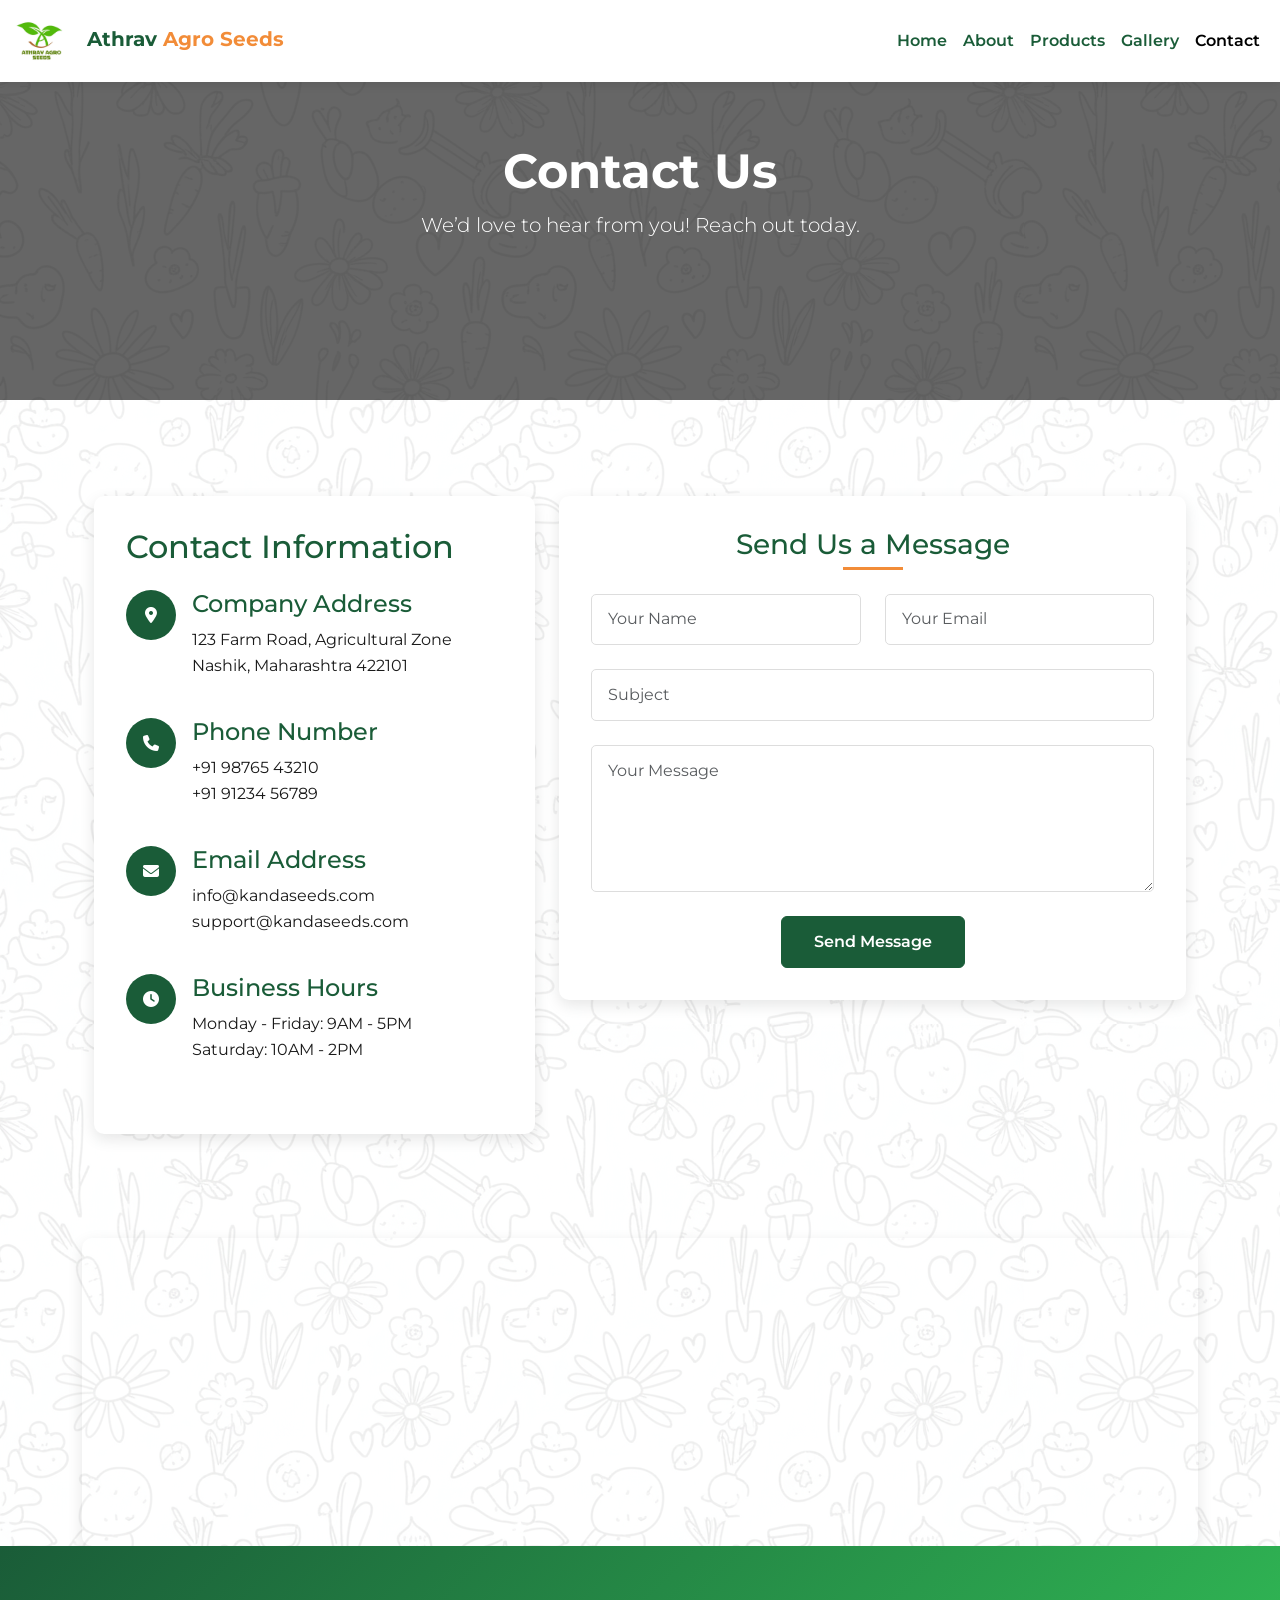
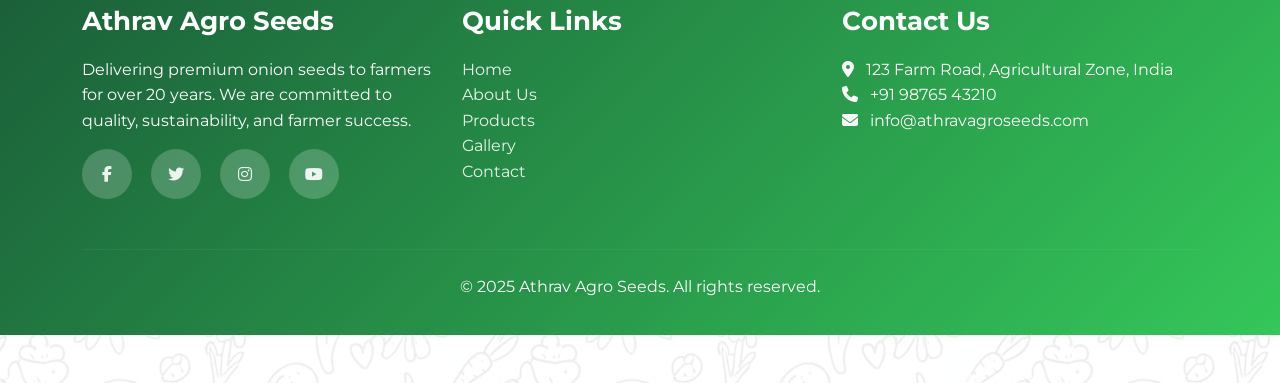
<file: contact.html>
<!DOCTYPE html>
<html lang="en">
  <head>
    <meta charset="UTF-8" />
    <meta name="viewport" content="width=device-width, initial-scale=1.0" />
    <title>Contact - Athrav Agro Seeds</title>

    <!-- Bootstrap CSS -->
    <link href="https://cdn.jsdelivr.net/npm/bootstrap@5.3.0/dist/css/bootstrap.min.css" rel="stylesheet" />
    <!-- Font Awesome -->
    <link rel="stylesheet" href="https://cdnjs.cloudflare.com/ajax/libs/font-awesome/6.4.0/css/all.min.css" />
    <!-- Google Fonts -->
    <link href="https://fonts.googleapis.com/css2?family=Montserrat:wght@300;400;600;700&display=swap" rel="stylesheet" />

    <style>
      :root {
        --primary-green: #1a5c38;
        --accent-orange: #f28c38;
        --secondary-green: #34c759;
        --light-bg: #f5f9f6;
        --dark-text: #1a1a1a;
        --white: #ffffff;
      }

      * {
        margin: 0;
        padding: 0;
        box-sizing: border-box;
      }

      body {
        font-family: 'Montserrat', sans-serif;
        color: var(--dark-text);
        background: url('/images/background1.png');
        line-height: 1.6;
        overflow-x: hidden;
      }

/* Navbar */
        .navbar {
      box-shadow: 0 2px 10px rgba(0,0,0,0.1);
      background-color: white;
      height: 82px;
    }

    .navbar-brand {
      font-weight: 700;
      color: var(--primary-green);
    }

    .navbar-brand img {
      height: 50px;
      margin-right: 10px;
      transition: transform 0.3s ease;
    }

    .navbar-brand img:hover {
      transform: rotate(360deg);
    }

    .navbar-brand span {
      color: var(--accent-orange);
    }

    .nav-link {
      font-weight: 600;
      color: var(--primary-green);
      transition: color 0.3s;
    }

    .nav-link:hover {
      color: var(--accent-orange);
    }

    .navbar-toggler {
      border: none;
    }

    .navbar-toggler-icon {
      background-image: url("data:image/svg+xml,%3csvg xmlns='http://www.w3.org/2000/svg' viewBox='0 0 30 30'%3e%3cpath stroke='rgba(26, 92, 56, 0.8)' stroke-linecap='round' stroke-miterlimit='10' stroke-width='2' d='M4 7h22M4 15h22M4 23h22'/%3e%3c/svg%3e");
    }
    .navbar-brand img {
  width: 80px; /* Increase width */
  height: auto; /* Keep aspect ratio */
}


      .page-header {
        min-height: 400px;
        width: 100%;
        background: linear-gradient(rgba(0, 0, 0, 0.6), rgba(0, 0, 0, 0.6)),
          url("https://images.unsplash.com/photo-1516253593875-bd7ba052fbc5?ixlib=rb-4.0.3&auto=format&fit=crop&w=1200&q=80")
            center/cover no-repeat;
        display: flex;
        align-items: center;
        justify-content: center;
        text-align: center;
        color: white;
      }

      .page-header h1 {
        font-size: 3rem;
        font-weight: 700;
      }

      .page-header .lead {
        font-size: 1.25rem;
        font-weight: 300;
      }

      .contact-section {
        padding: 3rem 0;
      }

      .contact-info-card {
        background: white;
        border-radius: 10px;
        box-shadow: 0 5px 15px rgba(0, 0, 0, 0.1);
        padding: 2rem;
        height: 100%;
      }

      .contact-info-item {
        display: flex;
        align-items: flex-start;
        margin-bottom: 1.5rem;
      }

      .contact-icon {
        background-color: var(--primary-green);
        color: white;
        width: 50px;
        height: 50px;
        border-radius: 50%;
        display: flex;
        align-items: center;
        justify-content: center;
        margin-right: 1rem;
        flex-shrink: 0;
      }

      .contact-details h4 {
        color: var(--primary-green);
        margin-bottom: 0.5rem;
      }

      .contact-form {
        background: white;
        border-radius: 10px;
        box-shadow: 0 5px 15px rgba(0, 0, 0, 0.1);
        padding: 2rem;
      }

      .form-title {
        color: var(--primary-green);
        margin-bottom: 1.5rem;
        text-align: center;
        position: relative;
        padding-bottom: 0.5rem;
      }

      .form-title::after {
        content: "";
        position: absolute;
        bottom: 0;
        left: 50%;
        transform: translateX(-50%);
        width: 60px;
        height: 3px;
        background-color: var(--accent-orange);
      }

      .form-control {
        border: 1px solid #ddd;
        border-radius: 5px;
        padding: 0.8rem 1rem;
        margin-bottom: 1.5rem;
        transition: all 0.3s;
      }

      .form-control:focus {
        border-color: var(--primary-green);
        box-shadow: 0 0 0 0.2rem rgba(46, 125, 50, 0.25);
      }

      .btn-primary {
        background-color: var(--primary-green);
        border-color: var(--primary-green);
        padding: 0.8rem 2rem;
        font-weight: 600;
        transition: all 0.3s;
      }

      .btn-primary:hover {
        background-color: var(--secondary-green);
        border-color: var(--secondary-green);
        transform: translateY(-2px);
      }

      .map-container {
        border-radius: 10px;
        overflow: hidden;
        box-shadow: 0 5px 15px rgba(0, 0, 0, 0.1);
        margin-top: 2rem;
      }

      .map-container iframe {
        width: 100%;
        height: 300px;
        border: 0;
      }

      @media (max-width: 576px) {
        .navbar-brand img {
          height: 35px;
        }

        .page-header h1 {
          font-size: 2rem;
        }

        .form-title {
          font-size: 1.5rem;
        }

        .contact-form,
        .contact-info-card {
          padding: 1.5rem;
        }
      }




        /* Footer */
    footer {
      background: linear-gradient(135deg, var(--primary-green), var(--secondary-green));
      color: var(--white);
      padding: 60px 0 20px;
    
    }

    footer h5 {
      font-size: 1.6rem;
      font-weight: 700;
      margin-bottom: 20px;
      width: 100%;
    }

    footer a {
      color: rgba(255, 255, 255, 0.9);
      text-decoration: none;
      font-size: 1rem;
      transition: all 0.3s ease;
    }

    footer a:hover {
      color: var(--accent-orange);
    }


    .social-icons a {
      width: 50px;
      height: 50px;
      background: rgba(255, 255, 255, 0.2);
      border-radius: 50%;
      display: inline-flex;
      align-items: center;
      justify-content: center;
      margin-right: 15px;
      transition: all 0.3s ease;
    }

    .social-icons a:hover {
      background: var(--accent-orange);
      transform: translateY(-5px);
    }

    /* Back to Top */
    .back-to-top {
      position: fixed;
      bottom: 30px;
      right: 30px;
      width: 50px;
      height: 50px;
      background: var(--accent-orange);
      color: var(--white);
      border-radius: 50%;
      display: flex;
      align-items: center;
      justify-content: center;
      font-size: 1.5rem;
      box-shadow: 0 5px 15px rgba(0, 0, 0, 0.2);
      opacity: 0;
      visibility: hidden;
      transition: all 0.3s ease;
      z-index: 999;
    }

    .back-to-top.active {
      opacity: 1;
      visibility: visible;
    }

    .back-to-top:hover {
      background: var(--secondary-green);
      transform: translateY(-5px);
    }

    /* Responsive Adjustments */
    @media (max-width: 992px) {
      .page-header h1 {
        font-size: 2.8rem;
      }

      .section-title {
        font-size: 2.2rem;
      }

      .gallery-item {
        height: 200px;
      }
    }

    @media (max-width: 768px) {
      body {
        padding-top: 70px;
      }

      .page-header {
        padding: 80px 0;
        background-attachment: scroll;
      }

      .page-header h1 {
        font-size: 2.2rem;
      }

      .gallery-section {
        padding: 60px 0;
      }

      .filter-btn {
        padding: 8px 15px;
        font-size: 0.9rem;
      }
    }

    @media (max-width: 576px) {
      .navbar-brand img {
        height: 35px;
      }

      .page-header h1 {
        font-size: 1.8rem;
      }

      .gallery-item {
        height: 180px;
      }

      .overlay h3 {
        font-size: 1rem;
      }
    }

    /* Animations */
    @keyframes fadeInUp {
      from {
        opacity: 0;
        transform: translateY(30px);
      }
      to {
        opacity: 1;
        transform: translateY(0);
      }
    }

    .animate-on-scroll {
      opacity: 0;
      animation: fadeInUp 0.8s ease forwards;
    }
    </style>
  </head>

  <body>
    <!-- Navbar -->
    <nav class="navbar navbar-expand-lg navbar-light fixed-top">
      <div class="container-fluid bg-white">
        <a class="navbar-brand" href="index.html">
        <img src="images/logo.jpg" alt="Athrav Agro Seeds Logo" style="max-height:60px; width: auto;">
        Athrav<span> Agro Seeds</span>
      </a>
        <button class="navbar-toggler" type="button" data-bs-toggle="collapse" data-bs-target="#navbarNav">
          <span class="navbar-toggler-icon"></span>
        </button>
        <div class="collapse navbar-collapse bg-white" id="navbarNav">
          <ul class="navbar-nav ms-auto">
            <li class="nav-item"><a class="nav-link" href="index.html">Home</a></li>
            <li class="nav-item"><a class="nav-link" href="about.html">About</a></li>
            <li class="nav-item"><a class="nav-link" href="products.html">Products</a></li>
            <li class="nav-item"><a class="nav-link" href="gallery.html">Gallery</a></li>
            <li class="nav-item"><a class="nav-link active" href="contact.html">Contact</a></li>
          </ul>
        </div>
      </div>
    </nav>

    <!-- Page Header -->
    <div class="page-header">
      <div class="container">
        <h1>Contact Us</h1>
        <p class="lead">We’d love to hear from you! Reach out today.</p>
      </div>
    </div>

    <!-- Contact Section -->
    <section class="contact-section py-5">
      <div class="container">
        


        <!-- Contact Section -->
        <section class="contact-section">
          <div class="container">
            <div class="row">
              <!-- Contact Information -->
              <div class="col-lg-5 mb-4">
                <div class="contact-info-card">
                  <h2 class="mb-4" style="color: var(--primary-green)">
                    Contact Information
                  </h2>

                  <div class="contact-info-item">
                    <div class="contact-icon">
                      <i class="fas fa-map-marker-alt"></i>
                    </div>
                    <div class="contact-details">
                      <h4>Company Address</h4>
                      <p>
                        123 Farm Road, Agricultural Zone<br />Nashik,
                        Maharashtra 422101
                      </p>
                    </div>
                  </div>

                  <div class="contact-info-item">
                    <div class="contact-icon">
                      <i class="fas fa-phone"></i>
                    </div>
                    <div class="contact-details">
                      <h4>Phone Number</h4>
                      <p>+91 98765 43210<br />+91 91234 56789</p>
                    </div>
                  </div>

                  <div class="contact-info-item">
                    <div class="contact-icon">
                      <i class="fas fa-envelope"></i>
                    </div>
                    <div class="contact-details">
                      <h4>Email Address</h4>
                      <p>info@kandaseeds.com<br />support@kandaseeds.com</p>
                    </div>
                  </div>

                  <div class="contact-info-item">
                    <div class="contact-icon">
                      <i class="fas fa-clock"></i>
                    </div>
                    <div class="contact-details">
                      <h4>Business Hours</h4>
                      <p>
                        Monday - Friday: 9AM - 5PM<br />Saturday: 10AM - 2PM
                      </p>
                    </div>
                  </div>
                </div>
              </div>

              <!-- Contact Form -->
              <div class="col-lg-7">
                <div class="contact-form">
                  <h3 class="form-title">Send Us a Message</h3>
                  <form id="contactForm">
                    <div class="row">
                      <div class="col-md-6">
                        <div class="form-group">
                          <input
                            type="text"
                            class="form-control"
                            placeholder="Your Name"
                            required
                          />
                        </div>
                      </div>
                      <div class="col-md-6">
                        <div class="form-group">
                          <input
                            type="email"
                            class="form-control"
                            placeholder="Your Email"
                            required
                          />
                        </div>
                      </div>
                    </div>

                    <div class="form-group">
                      <input
                        type="text"
                        class="form-control"
                        placeholder="Subject"
                      />
                    </div>

                    <div class="form-group">
                      <textarea
                        class="form-control"
                        rows="5"
                        placeholder="Your Message"
                        required
                      ></textarea>
                    </div>

                    <div class="text-center">
                      <button type="submit" class="btn btn-primary">
                        Send Message
                      </button>
                    </div>
                  </form>

                  <!-- Success Message (Hidden by default) -->
                  <div
                    id="formSuccess"
                    class="alert alert-success mt-4"
                    role="alert"
                    style="display: none"
                  >
                    <i class="fas fa-check-circle me-2"></i> Thank you for your
                    message! We'll get back to you soon.
                  </div>
                </div>
              </div>
            </div>
          </div>
        </section>

        <div class="map-container">
          <iframe
            src="https://www.google.com/maps/embed?pb=!1m18!1m12!1m3!1d120058.39507596405!2d73.70530742273436!3d19.990599999999997!2m3!1f0!2f0!3f0!3m2!1i1024!2i768!4f13.1!3m3!1m2!1s0x3bddd290b09914b3%3A0xcb07845d9d28215c!2sNashik%2C%20Maharashtra!5e0!3m2!1sen!2sin!4v1689777821307!5m2!1sen!2sin"
            allowfullscreen=""
            loading="lazy"
          ></iframe>
        </div>    
      </div>
        
         <!-- Footer -->
  <footer>
    <div class="container">
      <div class="row">
        <div class="col-lg-4 mb-4">
          <h5>Athrav Agro Seeds</h5>
          <p>Delivering premium onion seeds to farmers for over 20 years. We are committed to quality, sustainability, and farmer success.</p>
          <div class="social-icons mt-3">
            <a href="#"><i class="fab fa-facebook-f"></i></a>
            <a href="#"><i class="fab fa-twitter"></i></a>
            <a href="#"><i class="fab fa-instagram"></i></a>
            <a href="#"><i class="fab fa-youtube"></i></a>
          </div>
        </div>
        <div class="col-lg-4 mb-4">
          <h5>Quick Links</h5>
          <ul class="list-unstyled">
            <li><a href="index.html">Home</a></li>
            <li><a href="about.html">About Us</a></li>
            <li><a href="products.html">Products</a></li>
            <li><a href="gallery.html">Gallery</a></li>
            <li><a href="contact.html">Contact</a></li>
          </ul>
        </div>
        <div class="col-lg-4 mb-4">
          <h5>Contact Us</h5>
          <ul class="list-unstyled">
            <li><i class="fas fa-map-marker-alt me-2"></i> 123 Farm Road, Agricultural Zone, India</li>
            <li><i class="fas fa-phone me-2"></i> +91 98765 43210</li>
            <li><i class="fas fa-envelope me-2"></i> info@athravagroseeds.com</li>
          </ul>
        </div>
      </div>
      <hr class="mt-4 mb-4" style="border-color: rgba(255, 255, 255, 0.2);">
      <div class="text-center">
        <p>&copy; 2025 Athrav Agro Seeds. All rights reserved.</p>
      </div>
    </div>
  </footer>
        <script src="https://cdn.jsdelivr.net/npm/bootstrap@5.3.0/dist/js/bootstrap.bundle.min.js"></script>
        <script>
          // Form submission handling (frontend only)
          document
            .getElementById("contactForm")
            .addEventListener("submit", function (e) {
              e.preventDefault();

              // Show success message
              document.getElementById("formSuccess").style.display = "block";

              // Reset form
              this.reset();

              // Hide success message after 5 seconds
              setTimeout(function () {
                document.getElementById("formSuccess").style.display = "none";
              }, 5000);
            });
        </script>
      </body>
    </html>
  </body>
</html>
</file>
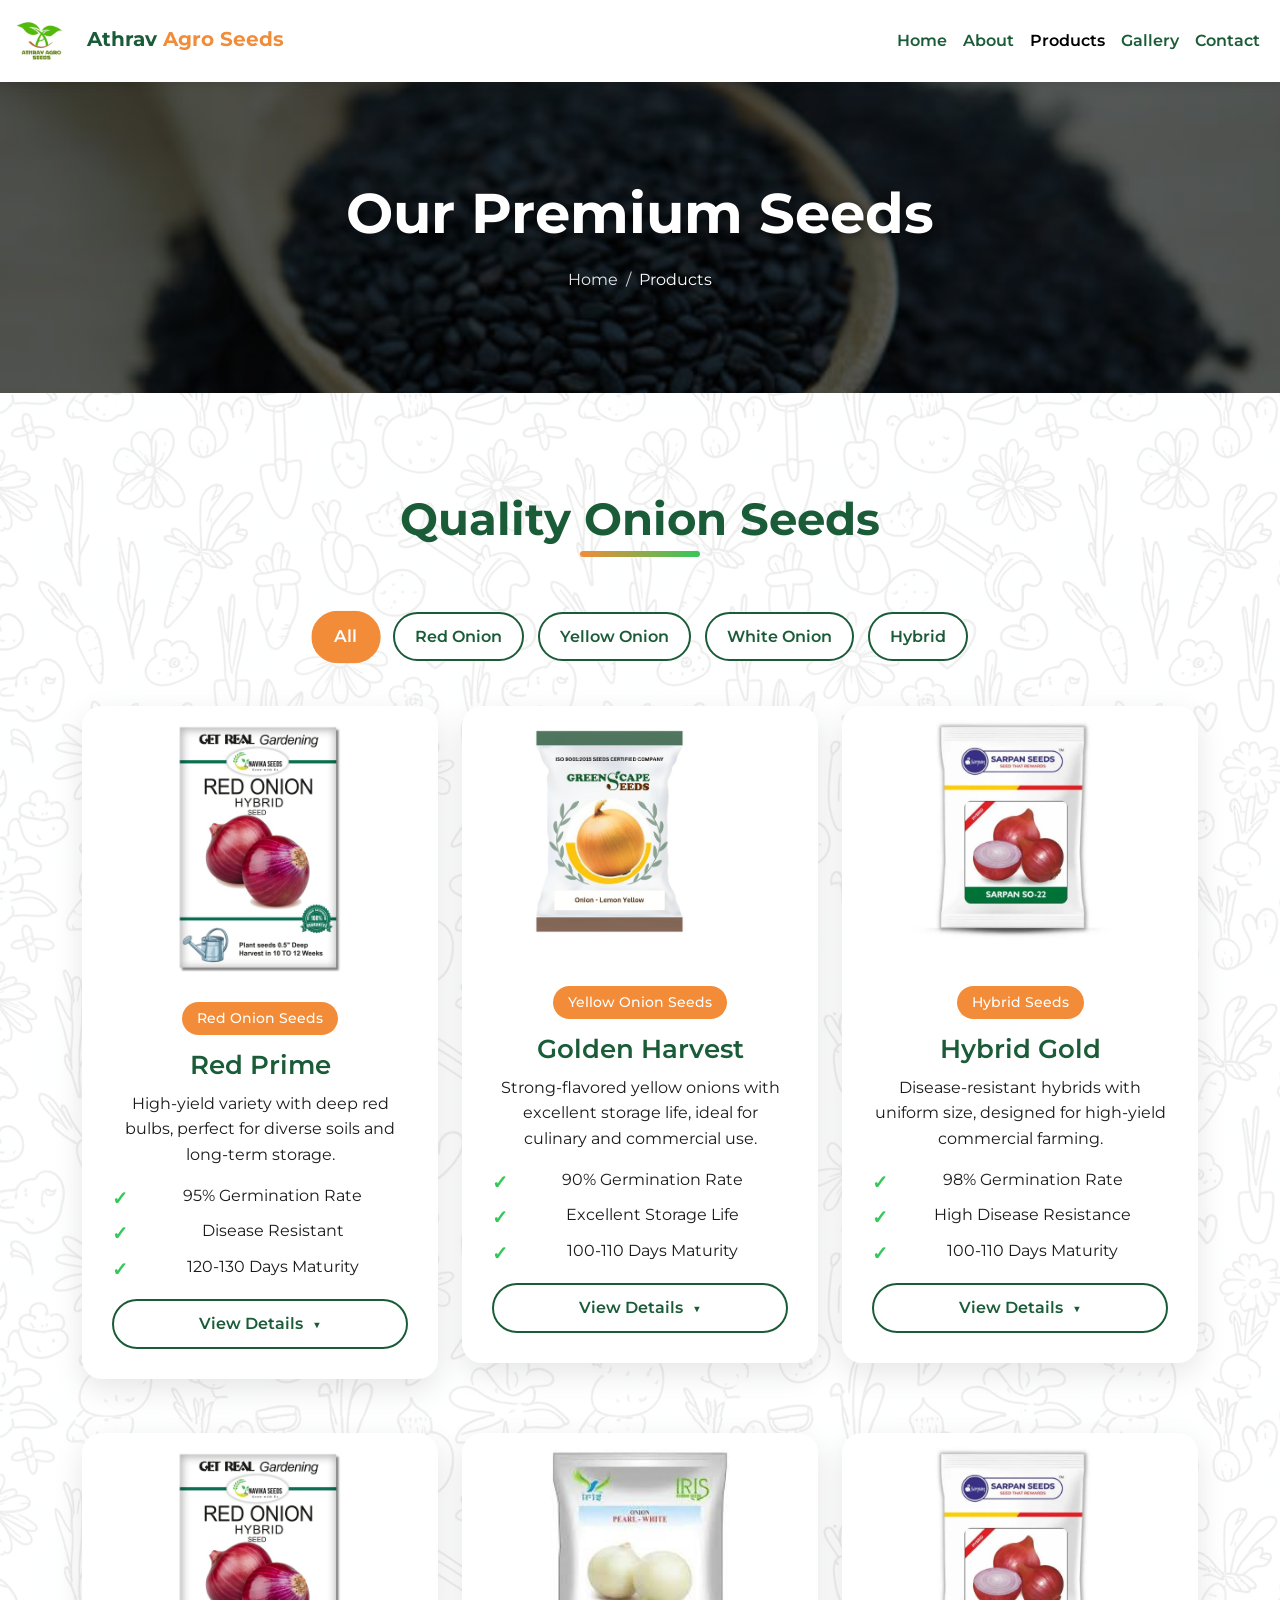
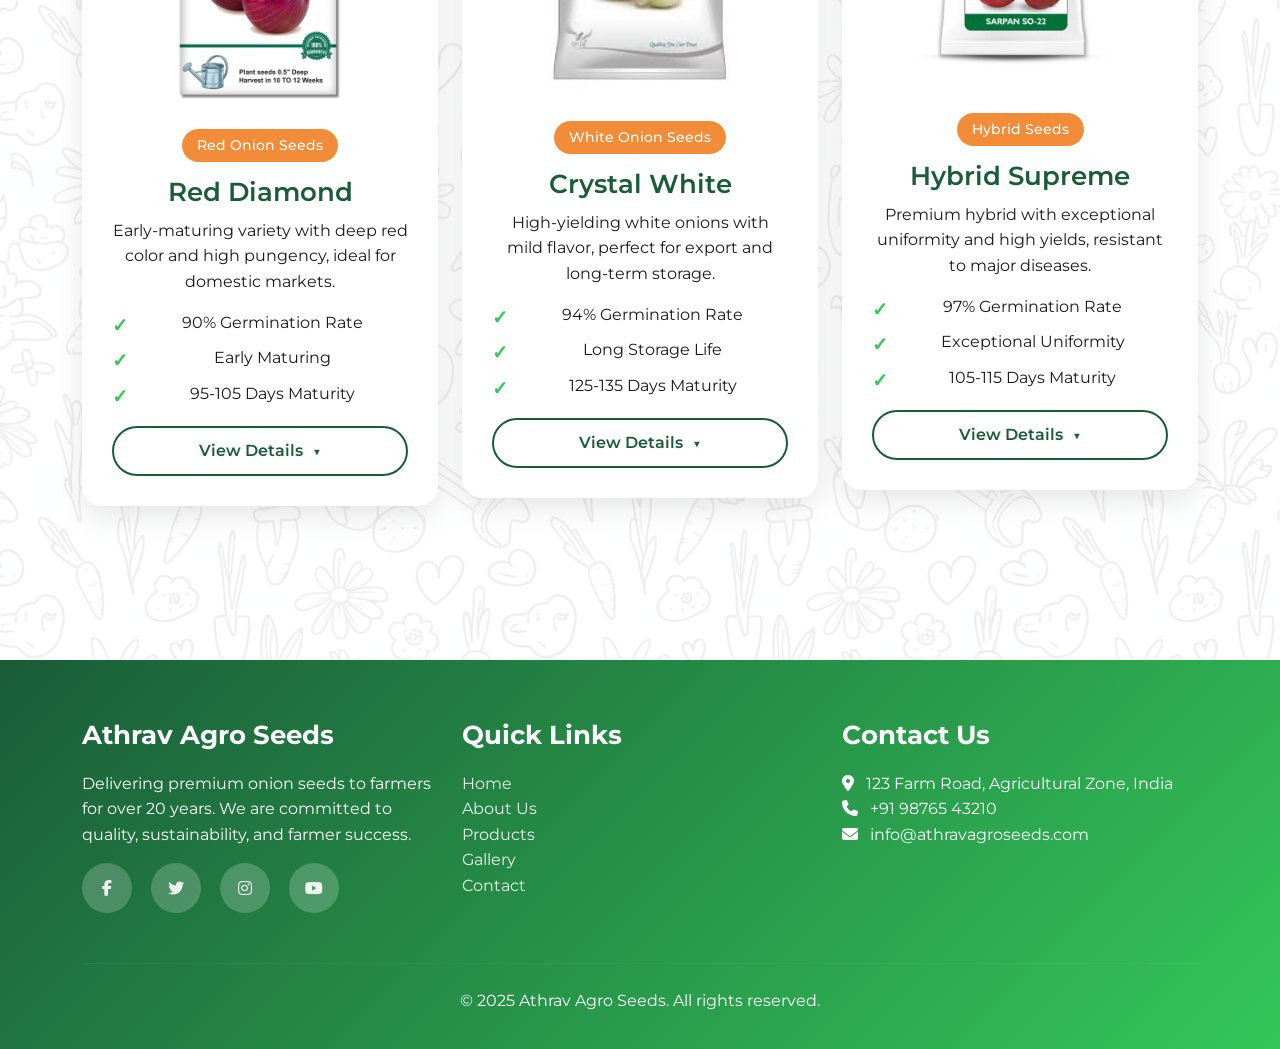
<file: products.html>
<!DOCTYPE html>
<html lang="en">
<head>
  <meta charset="UTF-8">
  <meta name="viewport" content="width=device-width, initial-scale=1.0">
  <title>Products - Athrav Agro Seeds</title>
  <!-- Bootstrap CSS -->
  <link href="https://cdn.jsdelivr.net/npm/bootstrap@5.3.0/dist/css/bootstrap.min.css" rel="stylesheet">
  <!-- Font Awesome -->
  <link rel="stylesheet" href="https://cdnjs.cloudflare.com/ajax/libs/font-awesome/6.4.0/css/all.min.css">
  <!-- Google Fonts -->
  <link href="https://fonts.googleapis.com/css2?family=Montserrat:wght@300;400;600;700&display=swap" rel="stylesheet">
  <style>
    :root {
      --primary-green: #1a5c38; /* Deep green for trust */
      --secondary-green: #34c759; /* Vibrant green for growth */
      --accent-orange: #f28c38; /* Warm orange for energy */
      --light-bg: #f5f9f6; /* Soft green-gray background */
      --dark-text: #1a1a1a; /* Dark text for contrast */
      --white: #ffffff;
    }

    * {
      margin: 0;
      padding: 0;
      box-sizing: border-box;
    }

    body {
      font-family: 'Montserrat', sans-serif;
      color: var(--dark-text);
      background-color: var(--light-bg);
      line-height: 1.6;
      padding-top: 80px;
      overflow-x: hidden;
    }

    /* Navbar */
        .navbar {
      box-shadow: 0 2px 10px rgba(0,0,0,0.1);
      background-color: white;
      height: 82px;
    }

    .navbar-brand {
      font-weight: 700;
      color: var(--primary-green);
    }

    .navbar-brand img {
      height: 50px;
      margin-right: 10px;
      transition: transform 0.3s ease;
    }

    .navbar-brand img:hover {
      transform: rotate(360deg);
    }

    .navbar-brand span {
      color: var(--accent-orange);
    }

    .nav-link {
      font-weight: 600;
      color: var(--primary-green);
      transition: color 0.3s;
    }

    .nav-link:hover {
      color: var(--accent-orange);
    }

    .navbar-toggler {
      border: none;
    }

    .navbar-toggler-icon {
      background-image: url("data:image/svg+xml,%3csvg xmlns='http://www.w3.org/2000/svg' viewBox='0 0 30 30'%3e%3cpath stroke='rgba(26, 92, 56, 0.8)' stroke-linecap='round' stroke-miterlimit='10' stroke-width='2' d='M4 7h22M4 15h22M4 23h22'/%3e%3c/svg%3e");
    }
    .navbar-brand img {
  width: 80px; /* Increase width */
  height: auto; /* Keep aspect ratio */
}


    /* Page Header */
    .page-header {
      position: relative;
      background: linear-gradient(rgba(0, 0, 0, 0.6), rgba(0, 0, 0, 0.6)), 
                  url('images/seeds.jpg');
      background-size: cover;
      background-position: center;
      background-attachment: fixed;
      padding: 100px 0;
      color: var(--white);
      text-align: center;
    }

    .page-header h1 {
      font-size: 3.5rem;
      font-weight: 700;
      text-shadow: 2px 2px 8px rgba(0, 0, 0, 0.5);
      margin-bottom: 20px;
    }

    .breadcrumb {
      justify-content: center;
      background: transparent;
      margin-bottom: 0;
    }

    .breadcrumb-item a {
      color: rgba(255, 255, 255, 0.9);
      text-decoration: none;
      transition: color 0.3s ease;
    }

    .breadcrumb-item a:hover {
      color: var(--accent-orange);
    }

    .breadcrumb-item.active {
      color: var(--white);
    }

    .breadcrumb-item+.breadcrumb-item::before {
      color: rgba(255, 255, 255, 0.8);
    }

    /* Section Title */
    .section-title {
      font-size: 2.8rem;
      font-weight: 700;
      color: var(--primary-green);
      text-align: center;
      margin-bottom: 60px;
      position: relative;
    }

    .section-title::after {
      content: '';
      position: absolute;
      bottom: -10px;
      left: 50%;
      transform: translateX(-50%);
      width: 120px;
      height: 6px;
      background: linear-gradient(to right, var(--accent-orange), var(--secondary-green));
      border-radius: 3px;
    }

    /* Filter Buttons */
    .filter-buttons {
      text-align: center;
      margin-bottom: 40px;
    }

    .filter-btn {
      background: var(--white);
      border: 2px solid var(--primary-green);
      color: var(--primary-green);
      padding: 10px 20px;
      margin: 5px;
      border-radius: 25px;
      font-weight: 600;
      transition: all 0.3s ease;
    }

    .filter-btn:hover, .filter-btn.active {
      background: var(--accent-orange);
      border-color: var(--accent-orange);
      color: var(--white);
      transform: scale(1.05);
    }

    /* Products Section */
    .products-section {
      padding: 100px 0;
      background:url('/images/background1.png');
    }

    .product-card {
      border: none;
      border-radius: 20px;
      overflow: hidden;
      background: var(--white);
      box-shadow: 0 10px 30px rgba(0, 0, 0, 0.1);
      transition: all 0.3s ease;
      margin-bottom: 30px;
    }

    .product-card:hover {
      transform: translateY(-10px);
      box-shadow: 0 15px 40px rgba(0, 0, 0, 0.2);
      border: 2px solid var(--accent-orange);
    }

    .product-img {
      height: 250px;
      object-fit: cover;
      transition: transform 0.5s ease;
    }

    .product-card:hover .product-img {
      transform: scale(1.1);
    }

    .card-body {
      padding: 30px;
    }

    .product-category {
      display: inline-block;
      background: var(--accent-orange);
      color: var(--white);
      padding: 5px 15px;
      border-radius: 20px;
      font-size: 0.9rem;
      margin-bottom: 15px;
      font-weight: 500;
    }

    .card-title {
      font-size: 1.6rem;
      font-weight: 600;
      color: var(--primary-green);
      margin-bottom: 10px;
    }

    .card-text {
      font-size: 1rem;
      color: var(--dark-text);
      margin-bottom: 15px;
    }

    .product-features {
      list-style: none;
      padding: 0;
      margin-bottom: 20px;
    }

    .product-features li {
      font-size: 1rem;
      color: var(--dark-text);
      margin-bottom: 10px;
      padding-left: 25px;
      position: relative;
    }

    .product-features li::before {
      content: '✓';
      position: absolute;
      left: 0;
      color: var(--secondary-green);
      font-weight: bold;
      font-size: 1.2rem;
    }

    /* Expandable Details */
    .product-details {
      max-height: 0;
      overflow: hidden;
      transition: max-height 0.5s ease;
    }

    .product-details.expanded {
      max-height: 1000px;
    }

    .details-btn {
      background: transparent;
      border: 2px solid var(--primary-green);
      color: var(--primary-green);
      padding: 10px 20px;
      border-radius: 25px;
      font-weight: 600;
      transition: all 0.3s ease;
      width: 100%;
      position: relative;
      text-align: center;
    }

    .details-btn::after {
      content: '▼';
      font-size: 0.8rem;
      margin-left: 10px;
      transition: transform 0.3s;
    }

    .details-btn.expanded::after {
      transform: rotate(180deg);
    }

    .details-btn:hover {
      background: var(--primary-green);
      color: var(--white);
      transform: scale(1.05);
    }

    .details-content {
      padding: 20px 0;
    }

    .detail-item {
      margin-bottom: 15px;
    }

    .detail-label {
      font-weight: 600;
      color: var(--primary-green);
      margin-bottom: 5px;
    }

    /* Add to Cart Button */
    .add-to-cart-btn {
      background: var(--accent-orange);
      border: none;
      padding: 10px 20px;
      border-radius: 25px;
      font-weight: 600;
      color: var(--white);
      width: 100%;
      transition: all 0.3s ease;
    }

    .add-to-cart-btn:hover {
      background: var(--secondary-green);
      transform: scale(1.05);
    }

    /* Footer */
    footer {
      background: linear-gradient(135deg, var(--primary-green), var(--secondary-green));
      color: var(--white);
      padding: 60px 0 20px;
    }

    footer h5 {
      font-size: 1.6rem;
      font-weight: 700;
      margin-bottom: 20px;
    }

    footer a {
      color: rgba(255, 255, 255, 0.9);
      text-decoration: none;
      font-size: 1rem;
      transition: color 0.3s ease;
    }

    footer a:hover {
      color: var(--accent-orange);
    }

    .social-icons a {
      width: 50px;
      height: 50px;
      background: rgba(255, 255, 255, 0.2);
      border-radius: 50%;
      display: inline-flex;
      align-items: center;
      justify-content: center;
      margin-right: 15px;
      transition: all 0.3s ease;
    }

    .social-icons a:hover {
      background: var(--accent-orange);
      transform: translateY(-5px);
    }

    /* Back to Top */
    .back-to-top {
      position: fixed;
      bottom: 30px;
      right: 30px;
      width: 50px;
      height: 50px;
      background: var(--accent-orange);
      color: var(--white);
      border-radius: 50%;
      display: flex;
      align-items: center;
      justify-content: center;
      font-size: 1.5rem;
      box-shadow: 0 5px 15px rgba(0, 0, 0, 0.2);
      opacity: 0;
      visibility: hidden;
      transition: all 0.3s ease;
      z-index: 999;
    }

    .back-to-top.active {
      opacity: 1;
      visibility: visible;
    }

    .back-to-top:hover {
      background: var(--secondary-green);
      transform: translateY(-5px);
    }

    /* Responsive Adjustments */
    @media (max-width: 992px) {
      .page-header h1 {
        font-size: 2.8rem;
      }

      .section-title {
        font-size: 2.2rem;
      }

      .product-img {
        height: 200px;
      }
    }

    @media (max-width: 768px) {
      body {
        padding-top: 70px;
      }

      .page-header {
        padding: 80px 0;
        background-attachment: scroll;
      }

      .page-header h1 {
        font-size: 2.2rem;
      }

      .products-section {
        padding: 60px 0;
      }

      .filter-btn {
        padding: 8px 15px;
        font-size: 0.9rem;
      }
    }

    @media (max-width: 576px) {
      .navbar-brand img {
        height: 35px;
      }

      .page-header h1 {
        font-size: 1.8rem;
      }

      .product-img {
        height: 180px;
      }

      .card-body {
        padding: 20px;
      }
    }

    /* Animations */
    @keyframes fadeInUp {
      from {
        opacity: 0;
        transform: translateY(30px);
      }
      to {
        opacity: 1;
        transform: translateY(0);
      }
    }

    .animate-on-scroll {
      opacity: 0;
      animation: fadeInUp 0.8s ease forwards;
    }
  </style>
</head>
<body>
  <!-- Navbar -->
  <nav class="navbar navbar-expand-lg navbar-light fixed-top">
    <div class="container-fluid bg-white">
      <a class="navbar-brand" href="index.html">
        <img src="images/logo.jpg" alt="Athrav Agro Seeds Logo" style="max-height:60px; width: auto;">
        Athrav<span> Agro Seeds</span>
      </a>
      <button class="navbar-toggler" type="button" data-bs-toggle="collapse" 
              data-bs-target="#navbarNav" aria-controls="navbarNav" aria-expanded="false" 
              aria-label="Toggle navigation">
        <span class="navbar-toggler-icon"></span>
      </button>
      <div class="collapse navbar-collapse bg-white" id="navbarNav">
        <ul class="navbar-nav ms-auto">
          <li class="nav-item"><a class="nav-link" href="index.html">Home</a></li>
          <li class="nav-item"><a class="nav-link" href="about.html">About</a></li>
          <li class="nav-item"><a class="nav-link active" href="products.html">Products</a></li>
          <li class="nav-item"><a class="nav-link" href="gallery.html">Gallery</a></li>
          <li class="nav-item"><a class="nav-link" href="contact.html">Contact</a></li>
        </ul>
      </div>
    </div>
  </nav>

  <!-- Page Header -->
  <section class="page-header">
    <div class="container">
      <h1 class="animate-on-scroll">Our Premium Seeds</h1>
      <nav aria-label="breadcrumb" class="animate-on-scroll">
        <ol class="breadcrumb">
          <li class="breadcrumb-item"><a href="index.html">Home</a></li>
          <li class="breadcrumb-item active" aria-current="page">Products</li>
        </ol>
      </nav>
    </div>
  </section>

  <!-- Products Section -->
  <section class="products-section">
    <div class="container">
      <h2 class="section-title animate-on-scroll">Quality Onion Seeds</h2>
      
      <!-- Filter Buttons -->
      <div class="filter-buttons animate-on-scroll">
        <button class="filter-btn active" data-filter="all">All</button>
        <button class="filter-btn" data-filter="red">Red Onion</button>
        <button class="filter-btn" data-filter="yellow">Yellow Onion</button>
        <button class="filter-btn" data-filter="white">White Onion</button>
        <button class="filter-btn" data-filter="hybrid">Hybrid</button>
      </div>

      <!-- Products Grid -->
      <div class="row" id="products-container">
        <!-- Product 1 - Red Onion -->
        <div class="col-md-6 col-lg-4 mb-4 animate-on-scroll" data-category="red">
          <div class="product-card text-center">
            <img src="images/red.jpg" class="product-img mt-3" alt="Red Prime Seeds">
            <div class="card-body">
              <span class="product-category">Red Onion Seeds</span>
              <h3 class="card-title">Red Prime</h3>
              <p class="card-text">High-yield variety with deep red bulbs, perfect for diverse soils and long-term storage.</p>
              <ul class="product-features">
                <li>95% Germination Rate</li>
                <li>Disease Resistant</li>
                <li>120-130 Days Maturity</li>
              </ul>
              <button class="details-btn" data-target="details-1">View Details</button>
              <div class="product-details" id="details-1">
                <div class="details-content">
                  <div class="detail-item">
                    <div class="detail-label">Best For</div>
                    <p>Commercial farming, storage, export</p>
                  </div>
                  <div class="detail-item">
                    <div class="detail-label">Bulb Characteristics</div>
                    <p>Deep red, globular, firm texture</p>
                  </div>
                  <div class="detail-item">
                    <div class="detail-label">Sowing Season</div>
                    <p>Rabi (Oct-Nov)</p>
                  </div>
                  <div class="detail-item">
                    <div class="detail-label">Yield Potential</div>
                    <p>25-30 tons/ha</p>
                  </div>
                  <div class="detail-item">
                    <div class="detail-label">Package Size</div>
                    <p>100g, 250g, 500g, 1kg</p>
                  </div>
                  <div class="detail-item">
                    <div class="detail-label">Price</div>
                    <p>₹450/100g</p>
                  </div>
                  <button class="add-to-cart-btn">Add to Cart</button>
                </div>
              </div>
            </div>
          </div>
        </div>

        <!-- Product 2 - Yellow Onion -->
        <div class="col-md-6 col-lg-4 mb-4 animate-on-scroll" data-category="yellow">
          <div class="product-card text-center">
            <img src="images/yellow.jpg" class="product-img" alt="Golden Harvest Seeds">
            <div class="card-body">
              <span class="product-category">Yellow Onion Seeds</span>
              <h3 class="card-title">Golden Harvest</h3>
              <p class="card-text">Strong-flavored yellow onions with excellent storage life, ideal for culinary and commercial use.</p>
              <ul class="product-features">
                <li>90% Germination Rate</li>
                <li>Excellent Storage Life</li>
                <li>100-110 Days Maturity</li>
              </ul>
              <button class="details-btn" data-target="details-2">View Details</button>
              <div class="product-details" id="details-2">
                <div class="details-content">
                  <div class="detail-item">
                    <div class="detail-label">Best For</div>
                    <p>Culinary, processing, commercial farming</p>
                  </div>
                  <div class="detail-item">
                    <div class="detail-label">Bulb Characteristics</div>
                    <p>Golden yellow, firm, strong flavor</p>
                  </div>
                  <div class="detail-item">
                    <div class="detail-label">Sowing Season</div>
                    <p>Rabi (Oct-Nov)</p>
                  </div>
                  <div class="detail-item">
                    <div class="detail-label">Yield Potential</div>
                    <p>25-30 tons/ha</p>
                  </div>
                  <div class="detail-item">
                    <div class="detail-label">Package Size</div>
                    <p>100g, 250g, 500g</p>
                  </div>
                  <div class="detail-item">
                    <div class="detail-label">Price</div>
                    <p>₹420/100g</p>
                  </div>
                  <button class="add-to-cart-btn">Add to Cart</button>
                </div>
              </div>
            </div>
          </div>
        </div>

        <!-- Product 3 - Hybrid -->
        <div class="col-md-6 col-lg-4 mb-4 animate-on-scroll" data-category="hybrid">
          <div class="product-card text-center">
            <img src="images/hybrid.webp" class="product-img" alt="Hybrid Gold Seeds">
            <div class="card-body">
              <span class="product-category">Hybrid Seeds</span>
              <h3 class="card-title">Hybrid Gold</h3>
              <p class="card-text">Disease-resistant hybrids with uniform size, designed for high-yield commercial farming.</p>
              <ul class="product-features">
                <li>98% Germination Rate</li>
                <li>High Disease Resistance</li>
                <li>100-110 Days Maturity</li>
              </ul>
              <button class="details-btn" data-target="details-3">View Details</button>
              <div class="product-details" id="details-3">
                <div class="details-content">
                  <div class="detail-item">
                    <div class="detail-label">Best For</div>
                    <p>Commercial farming, high-density planting</p>
                  </div>
                  <div class="detail-item">
                    <div class="detail-label">Bulb Characteristics</div>
                    <p>Golden brown, uniform, firm</p>
                  </div>
                  <div class="detail-item">
                    <div class="detail-label">Sowing Season</div>
                    <p>Rabi & Kharif</p>
                  </div>
                  <div class="detail-item">
                    <div class="detail-label">Yield Potential</div>
                    <p>30-35 tons/ha</p>
                  </div>
                  <div class="detail-item">
                    <div class="detail-label">Package Size</div>
                    <p>50g, 100g, 250g</p>
                  </div>
                  <div class="detail-item">
                    <div class="detail-label">Price</div>
                    <p>₹550/100g</p>
                  </div>
                  <button class="add-to-cart-btn">Add to Cart</button>
                </div>
              </div>
            </div>
          </div>
        </div>

        <!-- Product 4 - Red Onion -->
        <div class="col-md-6 col-lg-4 mb-4 animate-on-scroll" data-category="red">
          <div class="product-card text-center">
            <img src="images/red.jpg" class="product-img mt-3" alt="Red Diamond Seeds">
            <div class="card-body">
              <span class="product-category">Red Onion Seeds</span>
              <h3 class="card-title">Red Diamond</h3>
              <p class="card-text">Early-maturing variety with deep red color and high pungency, ideal for domestic markets.</p>
              <ul class="product-features">
                <li>90% Germination Rate</li>
                <li>Early Maturing</li>
                <li>95-105 Days Maturity</li>
              </ul>
              <button class="details-btn" data-target="details-4">View Details</button>
              <div class="product-details" id="details-4">
                <div class="details-content">
                  <div class="detail-item">
                    <div class="detail-label">Best For</div>
                    <p>Domestic markets, early harvest</p>
                  </div>
                  <div class="detail-item">
                    <div class="detail-label">Bulb Characteristics</div>
                    <p>Deep red, medium size, pungent</p>
                  </div>
                  <div class="detail-item">
                    <div class="detail-label">Sowing Season</div>
                    <p>Late Kharif (Jul-Aug)</p>
                  </div>
                  <div class="detail-item">
                    <div class="detail-label">Yield Potential</div>
                    <p>20-25 tons/ha</p>
                  </div>
                  <div class="detail-item">
                    <div class="detail-label">Package Size</div>
                    <p>100g, 250g, 500g</p>
                  </div>
                  <div class="detail-item">
                    <div class="detail-label">Price</div>
                    <p>₹400/100g</p>
                  </div>
                  <button class="add-to-cart-btn">Add to Cart</button>
                </div>
              </div>
            </div>
          </div>
        </div>

        <!-- Product 5 - White Onion -->
        <div class="col-md-6 col-lg-4 mb-4 animate-on-scroll" data-category="white">
          <div class="product-card text-center">
            <img src="images/white.jpg" class="product-img mt-2" alt="Crystal White Seeds">
            <div class="card-body">
              <span class="product-category">White Onion Seeds</span>
              <h3 class="card-title">Crystal White</h3>
              <p class="card-text">High-yielding white onions with mild flavor, perfect for export and long-term storage.</p>
              <ul class="product-features">
                <li>94% Germination Rate</li>
                <li>Long Storage Life</li>
                <li>125-135 Days Maturity</li>
              </ul>
              <button class="details-btn" data-target="details-5">View Details</button>
              <div class="product-details" id="details-5">
                <div class="details-content">
                  <div class="detail-item">
                    <div class="detail-label">Best For</div>
                    <p>Export markets, long-term storage</p>
                  </div>
                  <div class="detail-item">
                    <div class="detail-label">Bulb Characteristics</div>
                    <p>Bright white, large, mild flavor</p>
                  </div>
                  <div class="detail-item">
                    <div class="detail-label">Sowing Season</div>
                    <p>Rabi (Oct-Nov)</p>
                  </div>
                  <div class="detail-item">
                    <div class="detail-label">Yield Potential</div>
                    <p>28-32 tons/ha</p>
                  </div>
                  <div class="detail-item">
                    <div class="detail-label">Package Size</div>
                    <p>250g, 500g, 1kg</p>
                  </div>
                  <div class="detail-item">
                    <div class="detail-label">Price</div>
                    <p>₹480/100g</p>
                  </div>
                  <button class="add-to-cart-btn">Add to Cart</button>
                </div>
              </div>
            </div>
          </div>
        </div>

        <!-- Product 6 - Hybrid -->
        <div class="col-md-6 col-lg-4 mb-4 animate-on-scroll" data-category="hybrid">
          <div class="product-card text-center">
            <img src="images/hybrid.webp" class="product-img" alt="Hybrid Supreme Seeds">
            <div class="card-body">
              <span class="product-category">Hybrid Seeds</span>
              <h3 class="card-title">Hybrid Supreme</h3>
              <p class="card-text">Premium hybrid with exceptional uniformity and high yields, resistant to major diseases.</p>
              <ul class="product-features">
                <li>97% Germination Rate</li>
                <li>Exceptional Uniformity</li>
                <li>105-115 Days Maturity</li>
              </ul>
              <button class="details-btn" data-target="details-6">View Details</button>
              <div class="product-details" id="details-6">
                <div class="details-content">
                  <div class="detail-item">
                    <div class="detail-label">Best For</div>
                    <p>Premium markets, high-value production</p>
                  </div>
                  <div class="detail-item">
                    <div class="detail-label">Bulb Characteristics</div>
                    <p>Golden brown, uniform, firm</p>
                  </div>
                  <div class="detail-item">
                    <div class="detail-label">Sowing Season</div>
                    <p>Rabi & Kharif</p>
                  </div>
                  <div class="detail-item">
                    <div class="detail-label">Yield Potential</div>
                    <p>32-38 tons/ha</p>
                  </div>
                  <div class="detail-item">
                    <div class="detail-label">Package Size</div>
                    <p>50g, 100g, 250g</p>
                  </div>
                  <div class="detail-item">
                    <div class="detail-label">Price</div>
                    <p>₹600/100g</p>
                  </div>
                  <button class="add-to-cart-btn">Add to Cart</button>
                </div>
              </div>
            </div>
          </div>
        </div>
      </div>
    </div>
  </section>

  <!-- Footer -->
  <footer>
    <div class="container">
      <div class="row">
        <div class="col-lg-4 mb-4">
          <h5>Athrav Agro Seeds</h5>
          <p>Delivering premium onion seeds to farmers for over 20 years. We are committed to quality, sustainability, and farmer success.</p>
          <div class="social-icons mt-3">
            <a href="#"><i class="fab fa-facebook-f"></i></a>
            <a href="#"><i class="fab fa-twitter"></i></a>
            <a href="#"><i class="fab fa-instagram"></i></a>
            <a href="#"><i class="fab fa-youtube"></i></a>
          </div>
        </div>
        <div class="col-lg-4 mb-4">
          <h5>Quick Links</h5>
          <ul class="list-unstyled">
            <li><a href="index.html">Home</a></li>
            <li><a href="about.html">About Us</a></li>
            <li><a href="products.html">Products</a></li>
            <li><a href="gallery.html">Gallery</a></li>
            <li><a href="contact.html">Contact</a></li>
          </ul>
        </div>
        <div class="col-lg-4 mb-4">
          <h5>Contact Us</h5>
          <ul class="list-unstyled">
            <li><i class="fas fa-map-marker-alt me-2"></i> 123 Farm Road, Agricultural Zone, India</li>
            <li><i class="fas fa-phone me-2"></i> +91 98765 43210</li>
            <li><i class="fas fa-envelope me-2"></i> info@athravagroseeds.com</li>
          </ul>
        </div>
      </div>
      <hr class="mt-4 mb-4" style="border-color: rgba(255, 255, 255, 0.2);">
      <div class="text-center">
        <p>&copy; 2025 Athrav Agro Seeds. All rights reserved.</p>
      </div>
    </div>
  </footer>

  <!-- Back to Top Button -->
  <a href="#" class="back-to-top">
    <i class="fas fa-arrow-up"></i>
  </a>

  <!-- Bootstrap JS -->
  <script src="https://cdn.jsdelivr.net/npm/bootstrap@5.3.0/dist/js/bootstrap.bundle.min.js"></script>
  <!-- Product Filter and Details Script -->
  <script>
    // Expandable Details
    document.querySelectorAll('.details-btn').forEach(button => {
      button.addEventListener('click', function() {
        const targetId = this.getAttribute('data-target');
        const detailsSection = document.getElementById(targetId);
        this.classList.toggle('expanded');
        detailsSection.classList.toggle('expanded');
        this.textContent = this.classList.contains('expanded') ? 'Hide Details' : 'View Details';
      });
    });

    // Product Filter
    document.querySelectorAll('.filter-btn').forEach(button => {
      button.addEventListener('click', function() {
        document.querySelectorAll('.filter-btn').forEach(btn => btn.classList.remove('active'));
        this.classList.add('active');
        
        const filter = this.getAttribute('data-filter');
        const products = document.querySelectorAll('#products-container .col-md-6');
        
        products.forEach(product => {
          product.style.display = 'none';
          product.classList.remove('animate-on-scroll');
          
          setTimeout(() => {
            if (filter === 'all' || product.getAttribute('data-category') === filter) {
              product.style.display = 'block';
              product.classList.add('animate-on-scroll');
            }
          }, 100);
        });
      });
    });

    // Scroll Animations and Back to Top
    const animateOnScroll = () => {
      const elements = document.querySelectorAll('.animate-on-scroll');
      elements.forEach(element => {
        const elementTop = element.getBoundingClientRect().top;
        const windowHeight = window.innerHeight;
        if (elementTop < windowHeight - 100) {
          element.classList.add('visible');
          element.style.opacity = '1';
          element.style.animation = 'fadeInUp 0.8s ease forwards';
        }
      });
    };

    const toggleBackToTop = () => {
      const backToTop = document.querySelector('.back-to-top');
      if (window.scrollY > 300) {
        backToTop.classList.add('active');
      } else {
        backToTop.classList.remove('active');
      }
    };

    window.addEventListener('scroll', () => {
      animateOnScroll();
      toggleBackToTop();
    });
    window.addEventListener('load', animateOnScroll);
  </script>
</body>
</html>
</file>
